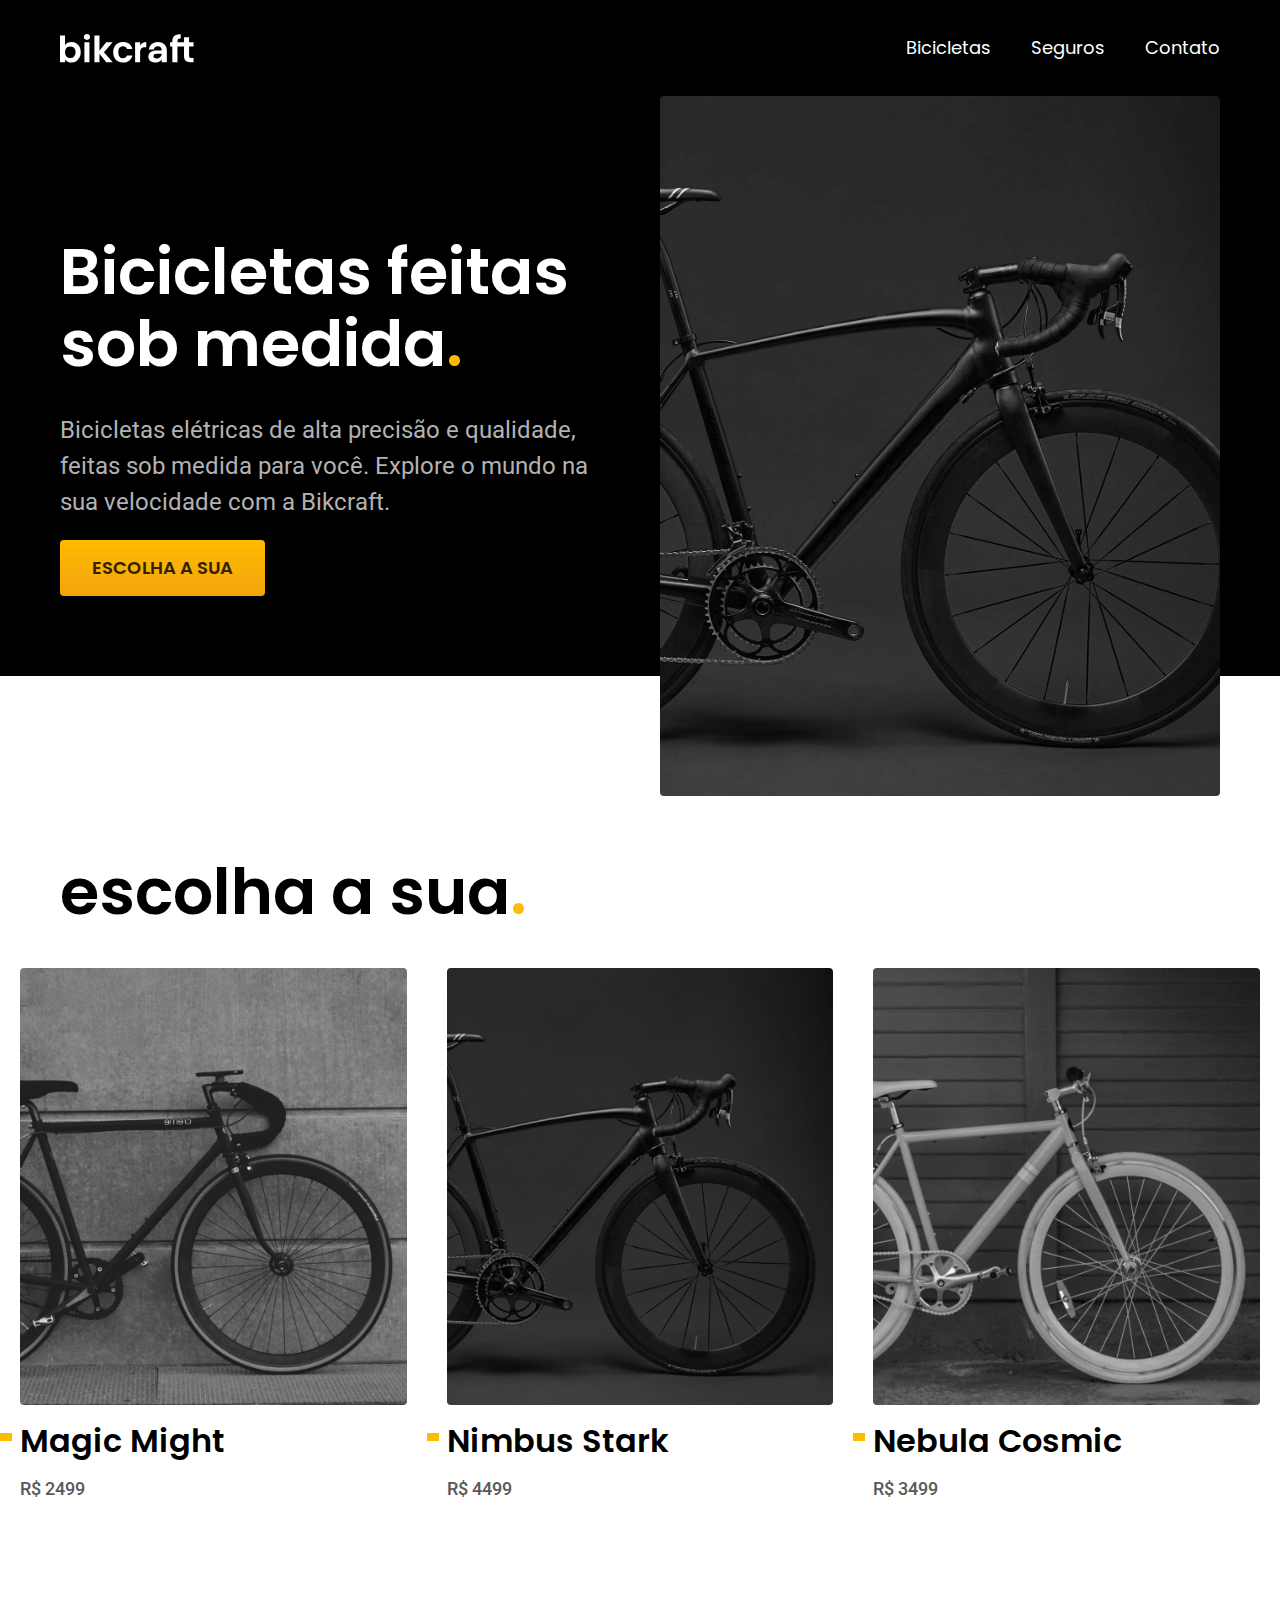
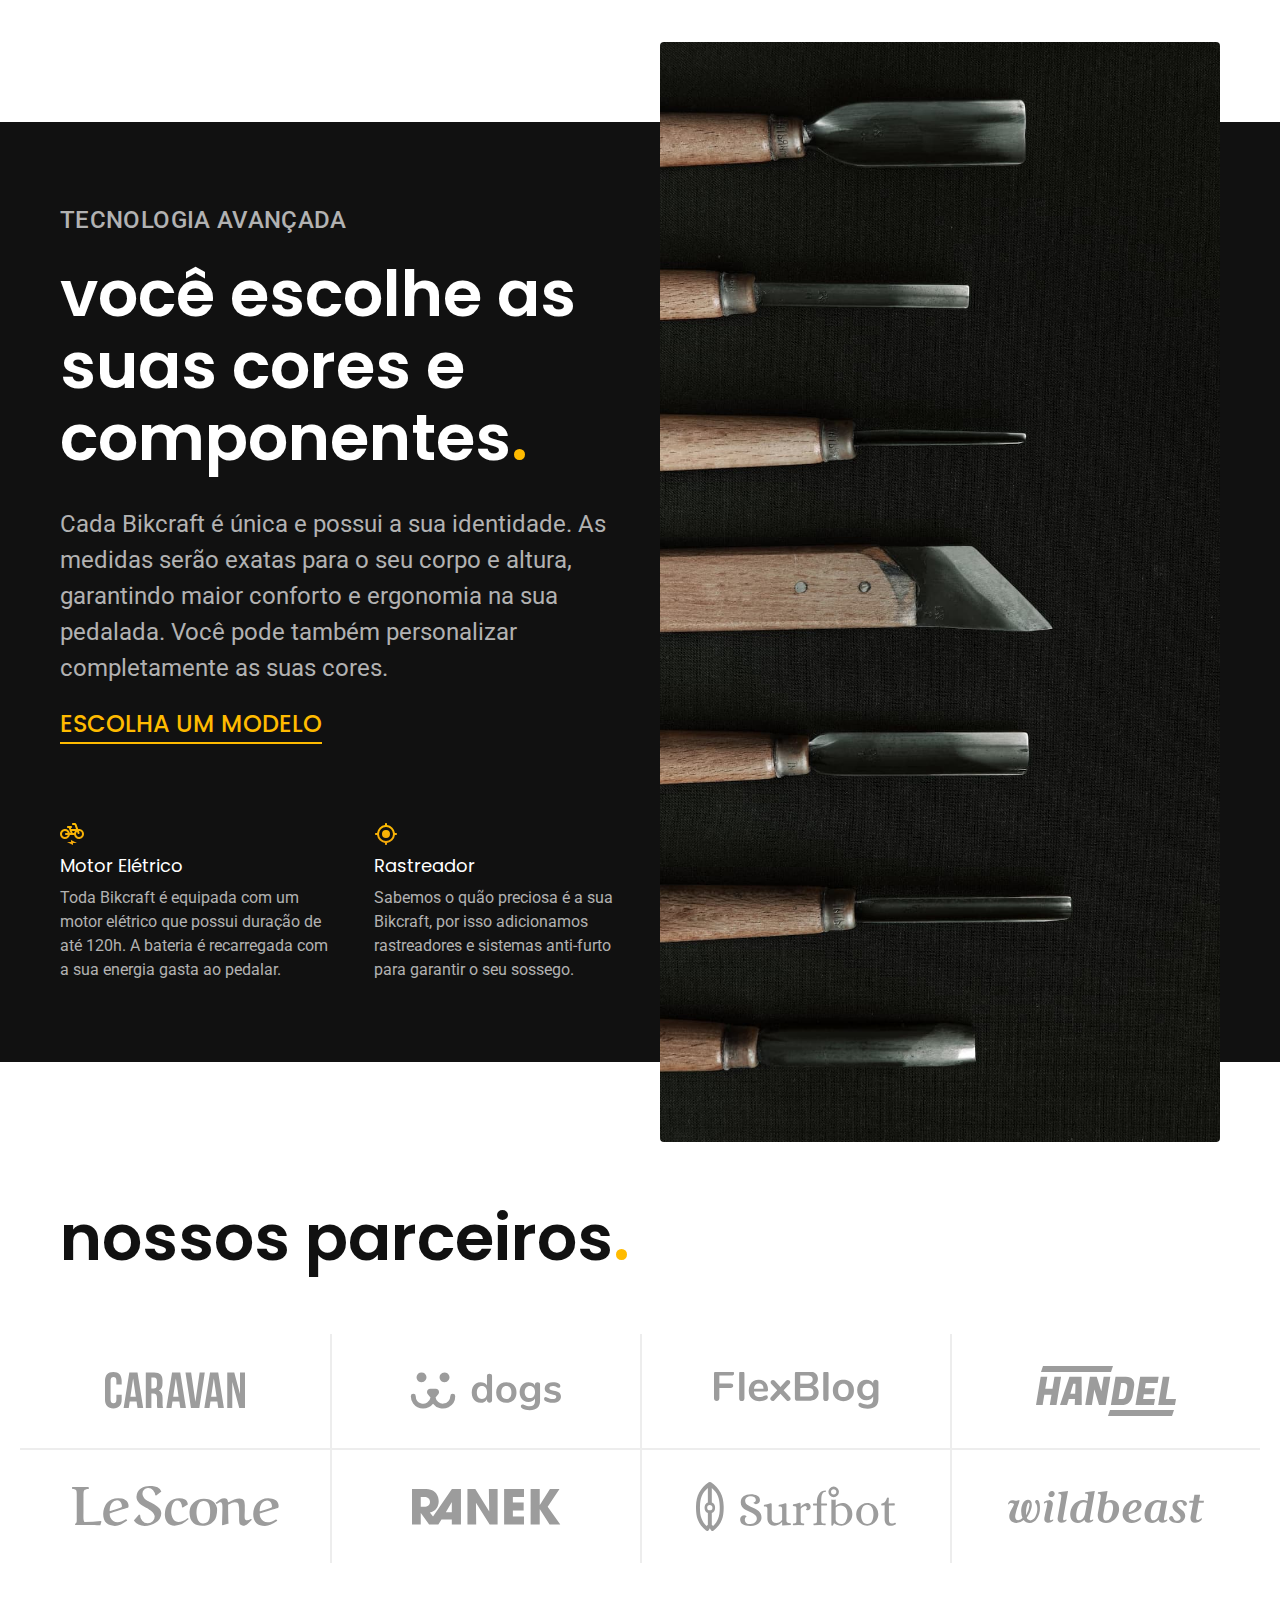
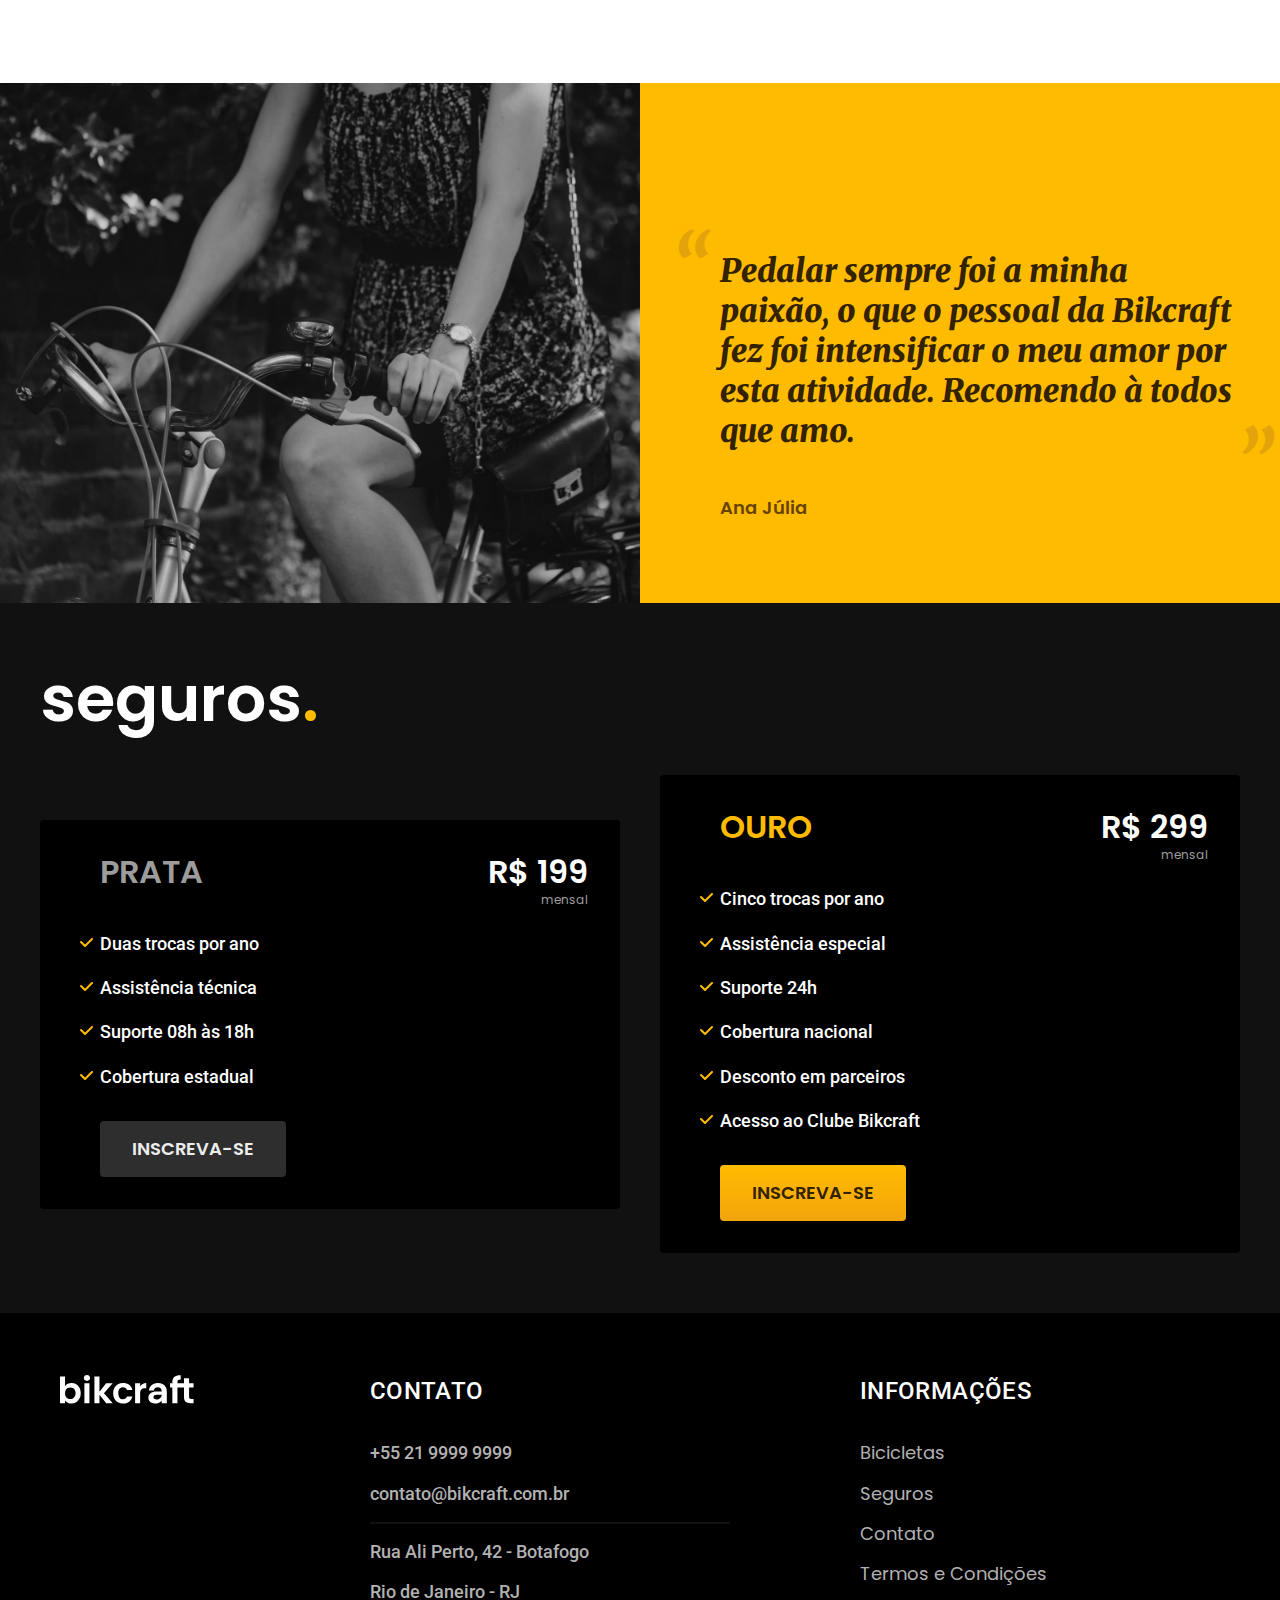
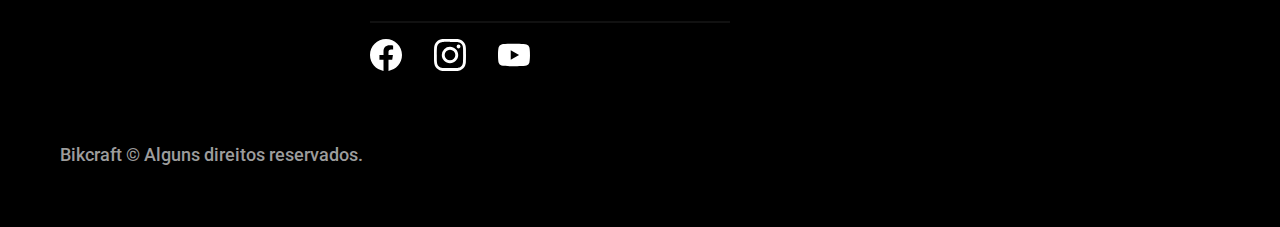
<file: index.html>
<!DOCTYPE html>
<html lang="pt-bt">

<head>
  <meta charset="UTF-8">
  <meta http-equiv="X-UA-Compatible" content="IE=edge">
  <meta name="viewport" content="width=device-width, initial-scale=1.0">
  <title>BikCraft - Bicicletas elétricas</title>
  <meta name="description" content="Bicicletas elétricas de alta precisão e qualidade feitas sob medida para o cliente. Explore o mundo na sa velocidade com a BikCraft.">

  <link rel="icon" href="./favicon.svg" type="image/svg+xml">

  <link rel="preload" href="./css/style.min.css" as="style">
  <link rel="stylesheet" href="./css/style.min.css">
  <link rel="preconnect" href="https://fonts.googleapis.com">
  <link rel="preconnect" href="https://fonts.gstatic.com" crossorigin>
  <link href="https://fonts.googleapis.com/css2?family=Merriweather:ital@1&family=Poppins:wght@400;600&family=Roboto:wght@400;500&display=swap" rel="stylesheet">

</head>

<body>
  <header class="header-bg">
    <div class="header container">
      <a href="./">
        <img src="./img/bikcraft.svg" alt="Bikcraft" width="136" height="32">
      </a>
      <nav aria-label="Primária">
        <ul class="header-menu font-1-m cor-0">
          <li><a href="./bicicletas.html">Bicicletas</a></li>
          <li><a href="./seguros.html">Seguros</a></li>
          <li><a href="./contato.html">Contato</a></li>
        </ul>
      </nav>
    </div>
  </header>

  <main class="introducao-bg cor-0">
    <div class="introducao container">
      <div class="introducao-conteudo">
        <h1 class="font-1-xxl fadeInDown" data-anime="200">Bicicletas feitas sob medida<span class="cor-p1">.</span></h1>
        <p class="font-2-l cor-5 fadeInDown" data-anime="400">Bicicletas elétricas de alta precisão e qualidade, feitas sob medida para você. Explore o mundo na sua velocidade com a Bikcraft.</p>
        <a class="botao fadeInDown" href="./biciletas.html" data-anime="600">ESCOLHA A SUA</a>
      </div>
      <picture data-anime="800" class="fadeInDown">
        <source media='(max-width: 800px)' srcset="./img/bicicletas/nimbus.jpg">
        <img src="./img/fotos/introducao.jpg" alt="Bicicleta preta" width="1280" height="1600">
      </picture>
    </div>
  </main>
  <article class="bicicletas-lista">
    <h2 class="container font-1-xxl">escolha a sua<span class="cor-p1">.</span></h2>
    <ul>
      <li><a href="./bicicletas/magic.html">
          <img src="./img/bicicletas/magic-home.jpg" width="920" height="1040" alt="Bicicleta preta">
          <h3 class="font-1-xl ">Magic Might</h3>
          <span class="font-2-m cor-8">R$ 2499</span>
        </a>
      </li>
      <li><a href="./bicicletas/nimbus.html">
          <img src="./img/bicicletas/nimbus-home.jpg" width="920" height="1040" alt="Bicicleta preta">
          <h3 class="font-1-xl ">Nimbus Stark</h3>
          <span class="font-2-m cor-8">R$ 4499</span>
        </a>
      </li>
      <li><a href="./bicicletas/nebula.hmtl">
          <img src="./img/bicicletas/nebula-home.jpg" width="920" height="1040" alt="Bicicleta preta">
          <h3 class="font-1-xl ">Nebula Cosmic</h3>
          <span class="font-2-m cor-8">R$ 3499</span>
        </a>
      </li>
    </ul>
  </article>
  <article class="tecnologia-bg">
    <div class="tecnologia container">
      <div class="tecnologia-conteudo">
        <span class="font-2-l-b cor-5">TECNOLOGIA AVANÇADA</span>
        <h2 class="font-1-xxl cor-0">você escolhe as suas cores e componentes<span class="cor-p1">.</span></h2>
        <p class="font-2-l cor-5">Cada Bikcraft é única e possui a sua identidade. As medidas serão exatas para o seu corpo e altura, garantindo maior conforto e ergonomia na sua pedalada. Você pode também personalizar completamente as suas cores.</p>
        <a class="link" href="./bicicletas.html">ESCOLHA UM MODELO</a>
        <div class="tecnologia-vantagens">
          <div>
            <img src="./img/icones/eletrica.svg" width="24" height="24" alt="">
            <h3 class="font-1-m cor-0">Motor Elétrico</h3>
            <p class="font-2-s cor-5">Toda Bikcraft é equipada com um motor elétrico que possui duração de até 120h. A bateria é recarregada com a sua energia gasta ao pedalar.
            </p>
          </div>
          <div>
            <img src="./img/icones/rastreador.svg" width="24" height="24" alt="">
            <h3 class="font-1-m cor-0">Rastreador</h3>
            <p class="font-2-s cor-5">Sabemos o quão preciosa é a sua Bikcraft, por isso adicionamos rastreadores e sistemas anti-furto para garantir o seu sossego.
            </p>
          </div>
        </div>
      </div>
      <div class="tecnologia-img">
        <img src="./img/fotos/tecnologia.jpg" width="1200" height="1920" alt="">
      </div>
    </div>
  </article>

  <section class="parceiros" aria-label="Nossos parceiros">
    <h2 class="container font-1-xxl cor-11">nossos parceiros<span class="cor-p1">.</span></h2>
    <ul class="parceiros-lista">
      <li> <img src="./img/parceiros/caravan.svg" width="140" height="38" alt="caravan"></li>
      <li> <img src="./img/parceiros/dogs.svg" width="152" height="39" alt="dogs"></li>
      <li> <img src="./img/parceiros/flexblog.svg" width="165" height="38" alt="flexblog"></li>
      <li> <img src="./img/parceiros/handel.svg" width="140" height="50" alt="handel"></li>
      <li> <img src="./img/parceiros/lescone.svg" width="208" height="41" alt="lescone"></li>
      <li> <img src="./img/parceiros/ranek.svg" width="149" height="36" alt="ranek"></li>
      <li> <img src="./img/parceiros/surfbot.svg" width="200" height="49" alt="surfbot"></li>
      <li> <img src="./img/parceiros/wildbeast.svg" width="196" height="34" alt="wildbeast"></li>
    </ul>
  </section>

  <section class="depoimento" aria-label="Depoimento">
    <div class="depoimento-img">
      <img src="./img/fotos/depoimento.jpg" width="1560" height="1360" alt="">
    </div>
    <div class="depoimento-conteudo">
      <bloquequote class="font-1-xl cor-p5">
        <p>Pedalar sempre foi a minha paixão, o que o pessoal da Bikcraft fez foi intensificar o meu amor por esta atividade. Recomendo à todos que amo.</p>
      </bloquequote>
      <span class="font-1-m-b cor-p4">Ana Júlia</span>
    </div>
  </section>

  <article class="seguros-bg">
    <div class="seguros container">
      <h2 class="font-1-xxl cor-0">seguros<span class="cor-p1">.</span></h2>
      <div class="seguros-item">
        <h3 class="font-1-xl cor-6">PRATA</h3>
        <span class="font-1-xl cor-0">R$ 199 <span class="font-1-xs cor-6">mensal</span></span>
        <ul class="font-2-m cor-0">
          <li>Duas trocas por ano</li>
          <li>Assistência técnica</li>
          <li>Suporte 08h às 18h</li>
          <li>Cobertura estadual</li>
        </ul>
        <a class="botao secundario" href="./orcamento.html">inscreva-se</a>
      </div>
      <div class="seguros-item">
        <h3 class="font-1-xl cor-p1">OURO</h3>
        <span class="font-1-xl cor-0">R$ 299 <span class="font-1-xs cor-6">mensal</span></span>
        <ul class="font-2-m cor-0">
          <li>Cinco trocas por ano</li>
          <li>Assistência especial</li>
          <li>Suporte 24h</li>
          <li>Cobertura nacional</li>
          <li>Desconto em parceiros</li>
          <li>Acesso ao Clube Bikcraft</li>
        </ul>
        <a class="botao" href="./orcamento.html">inscreva-se</a>
      </div>
  </article>

  <footer class="footer-bg">
    <div class="footer container">
      <a href="./">
        <img src="./img/bikcraft.svg" width="136" height="32" alt="Bikcraft">
      </a>
      <div class="footer-contato cor-0">
        <h3 class="font-2-l-b cor-0">Contato</h3>
        <ul class="font-2-m cor-5">
          <li><a href="tel.:+552199999999">+55 21 9999 9999</a></li>
          <li><a href="mailto:contato@bikcraft.com.br">contato@bikcraft.com.br</a></li>
          <li>Rua Ali Perto, 42 - Botafogo</li>
          <li>Rio de Janeiro - RJ</li>
          <li class="footer-redes">
            <a href="./"><img src="./img/redes/facebook.svg" width="32" height="32" alt="facebook"></a>
            <a href="./"><img src="./img/redes/instagram.svg" width="32" height="32" alt="instagram"></a>
            <a href="./"><img src="./img/redes/youtube.svg" width="32" height="32" alt="instagram"></a>
          </li>
        </ul>
      </div>
      <div class="footer-info cor-0">
        <h3 class="font-2-l-b cor-0">Informações</h3>
        <nav>
          <ul class="font-1-m cor-5">
            <li><a href="./bicicletas.html">Bicicletas</a></li>
            <li><a href="./seguros.html">Seguros</a></li>
            <li><a href="./contato.html">Contato</a></li>
            <li><a href="./termos.html">Termos e Condições</a></li>
          </ul>
        </nav>
      </div>
      <p class="footer-copy font-2-m cor-6">Bikcraft © Alguns direitos reservados.</p>
    </div>

  </footer>

  <script src="./js/plugins/simple-anime.js"></script>
  <script src="./js/script.js"></script>
</body>

</html>
</file>
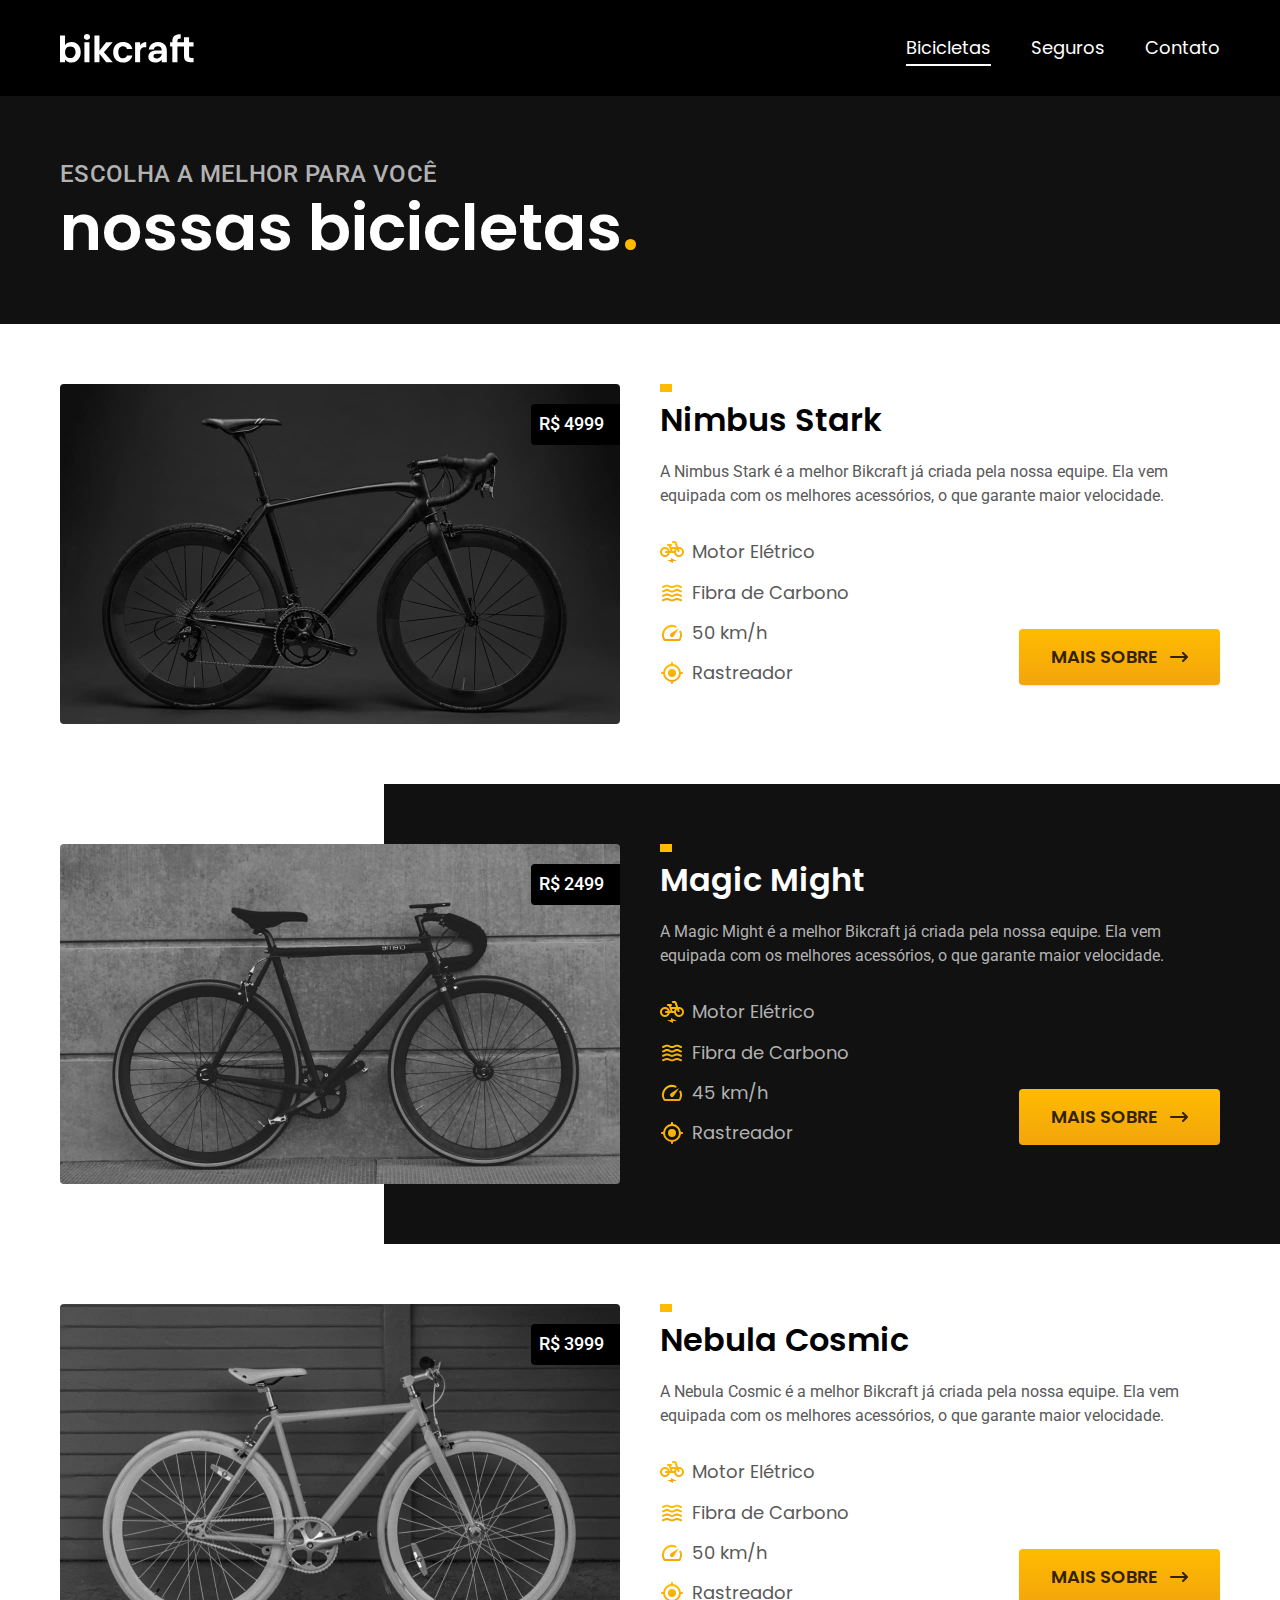
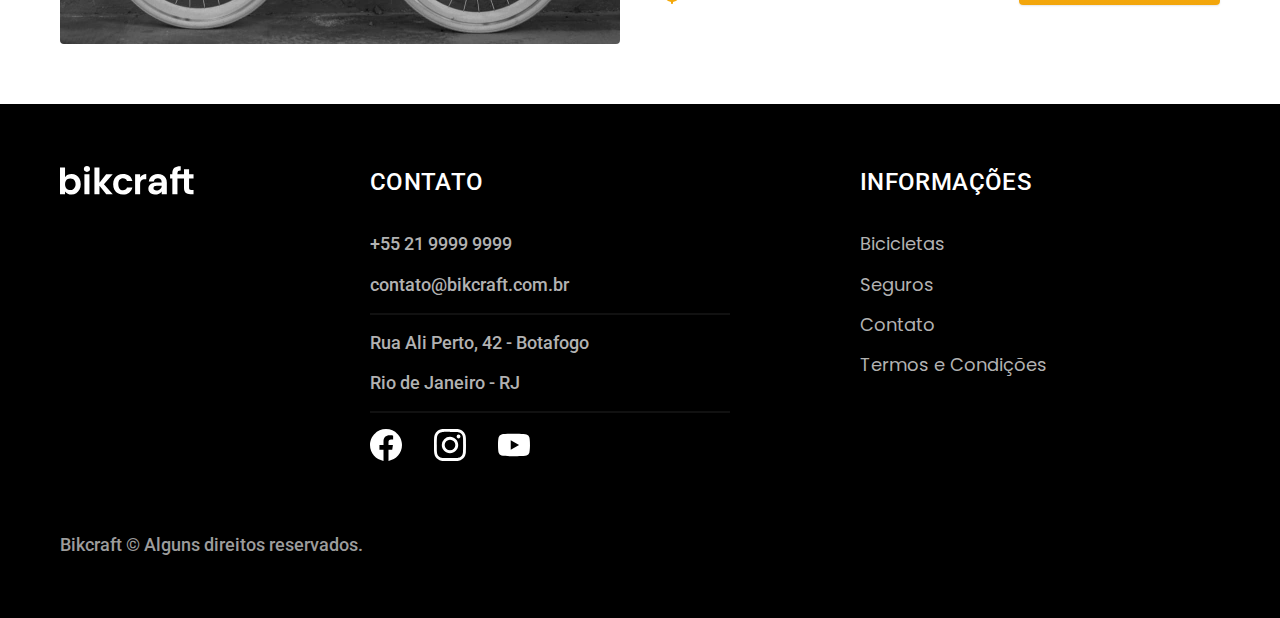
<file: bicicletas.html>
<!DOCTYPE html>
<html lang="pt-bt">

<head>
  <meta charset="UTF-8">
  <meta http-equiv="X-UA-Compatible" content="IE=edge">
  <meta name="viewport" content="width=device-width, initial-scale=1.0">
  <title>Bicicletas | BikCraft</title>
  <meta name="description" content="Bicicletas.">

  <link rel="icon" href="./favicon.svg" type="image/svg+xml">

  <link rel="preload" href="./css/style.min.css" as="style">
  <link rel="stylesheet" href="./css/style.min.css">
  <link rel="preconnect" href="https://fonts.googleapis.com">
  <link rel="preconnect" href="https://fonts.gstatic.com" crossorigin>
  <link href="https://fonts.googleapis.com/css2?family=Merriweather:ital@1&family=Poppins:wght@400;600&family=Roboto:wght@400;500&display=swap" rel="stylesheet">

</head>

<body id="bicicletas">
  <header class="header-bg">
    <div class="header container">
      <a href="./">
        <img src="./img/bikcraft.svg" alt="Bikcraft">
      </a>
      <nav aria-label="Primária">
        <ul class="header-menu font-1-m cor-0">
          <li><a href="./bicicletas.html">Bicicletas</a></li>
          <li><a href="./seguros.html">Seguros</a></li>
          <li><a href="./contato.html">Contato</a></li>
        </ul>
      </nav>
    </div>
  </header>

  <main>
    <div class="titulo-bg">
      <div class="container">
        <p class="font-2-l-b cor-5">ESCOLHA A MELHOR PARA VOCÊ</p>
        <h1 class="font-1-xxl cor-0">nossas bicicletas<span class="cor-p1">.</span></h1>
      </div>
    </div>
    <div">
      <div class="bicicletas container">
        <div class="bicicletas-img"><img src="./img/bicicletas/nimbus.jpg" alt="Bicicleta Preta">
          <span class="font-2-m cor-0">R$ 4999</span>
        </div>
        <div class="bicicletas-conteudo">
          <h2 class="font-1-xl">Nimbus Stark</h2>
          <p class="font-2-s cor-8">A Nimbus Stark é a melhor Bikcraft já criada pela nossa equipe. Ela vem equipada com os melhores acessórios, o que garante maior velocidade.</p>
          <ul class="font-1-m cor-8">
            <li><img src="./img/icones/eletrica.svg" alt="">Motor Elétrico</li>
            <li><img src="./img/icones/carbono.svg" alt="">Fibra de Carbono</li>
            <li><img src="./img/icones/velocidade.svg" alt="">50 km/h</li>
            <li><img src="./img/icones/rastreador.svg" alt="">Rastreador</li>
          </ul>
          <a class="botao seta" href="./bicicletas/nimbus.html">mais sobre</a>

        </div>
      </div>
      </div>

      <div class="bicicletas-bg">
        <div class="bicicletas container">
          <div class="bicicletas-img"><img src="./img/bicicletas/magic.jpg" alt="Bicicleta Preta">
            <span class="font-2-m cor-0">R$ 2499</span>
          </div>
          <div class="bicicletas-conteudo">
            <h2 class="font-1-xl cor-0">Magic Might</h2>
            <p class="font-2-s cor-5">A Magic Might é a melhor Bikcraft já criada pela nossa equipe. Ela vem equipada com os melhores acessórios, o que garante maior velocidade.</p>
            <ul class="font-1-m cor-5">
              <li><img src="./img/icones/eletrica.svg" alt="">Motor Elétrico</li>
              <li><img src="./img/icones/carbono.svg" alt="">Fibra de Carbono</li>
              <li><img src="./img/icones/velocidade.svg" alt="">45 km/h</li>
              <li><img src="./img/icones/rastreador.svg" alt="">Rastreador</li>
            </ul>
            <a class="botao seta" href="./bicicletas/magic.html">mais sobre</a>
          </div>
        </div>
      </div>

      <div>
        <div class="bicicletas container">
          <div class="bicicletas-img"><img src="./img/bicicletas/nebula.jpg" alt="Bicicleta Preta">
            <span class="font-2-m cor-0">R$ 3999</span>
          </div>
          <div class="bicicletas-conteudo">
            <h2 class="font-1-xl">Nebula Cosmic</h2>
            <p class="font-2-s cor-8">A Nebula Cosmic é a melhor Bikcraft já criada pela nossa equipe. Ela vem equipada com os melhores acessórios, o que garante maior velocidade.</p>
            <ul class="font-1-m cor-8">
              <li><img src="./img/icones/eletrica.svg" alt="">Motor Elétrico</li>
              <li><img src="./img/icones/carbono.svg" alt="">Fibra de Carbono</li>
              <li><img src="./img/icones/velocidade.svg" alt="">50 km/h</li>
              <li><img src="./img/icones/rastreador.svg" alt="">Rastreador</li>
            </ul>
            <a class="botao seta" href="./bicicletas/nebula.html">mais sobre</a>
          </div>
        </div>
      </div>
  </main>


  <footer class="footer-bg">
    <div class="footer container">
      <a href="./">
        <img src="./img/bikcraft.svg" alt="Bikcraft">
      </a>
      <div class="footer-contato cor-0">
        <h3 class="font-2-l-b cor-0">Contato</h3>
        <ul class="font-2-m cor-5">
          <li><a href="tel.:+552199999999">+55 21 9999 9999</a></li>
          <li><a href="mailto:contato@bikcraft.com.br">contato@bikcraft.com.br</a></li>
          <li>Rua Ali Perto, 42 - Botafogo</li>
          <li>Rio de Janeiro - RJ</li>
          <li class="footer-redes">
            <a href="./"><img src="./img/redes/facebook.svg" alt="facebook"></a>
            <a href="./"><img src="./img/redes/instagram.svg" alt="instagram"></a>
            <a href="./"><img src="./img/redes/youtube.svg" alt="instagram"></a>
          </li>
        </ul>
      </div>
      <div class="footer-info cor-0">
        <h3 class="font-2-l-b cor-0">Informações</h3>
        <nav>
          <ul class="font-1-m cor-5">
            <li><a href="./bicicletas.html">Bicicletas</a></li>
            <li><a href="./seguros.html">Seguros</a></li>
            <li><a href="./contato.html">Contato</a></li>
            <li><a href="./termos.html">Termos e Condições</a></li>
          </ul>
        </nav>
      </div>
      <p class="footer-copy font-2-m cor-6">Bikcraft © Alguns direitos reservados.</p>
    </div>

  </footer>


  <script src="./js/script.js"></script>
</body>

</html>
</file>
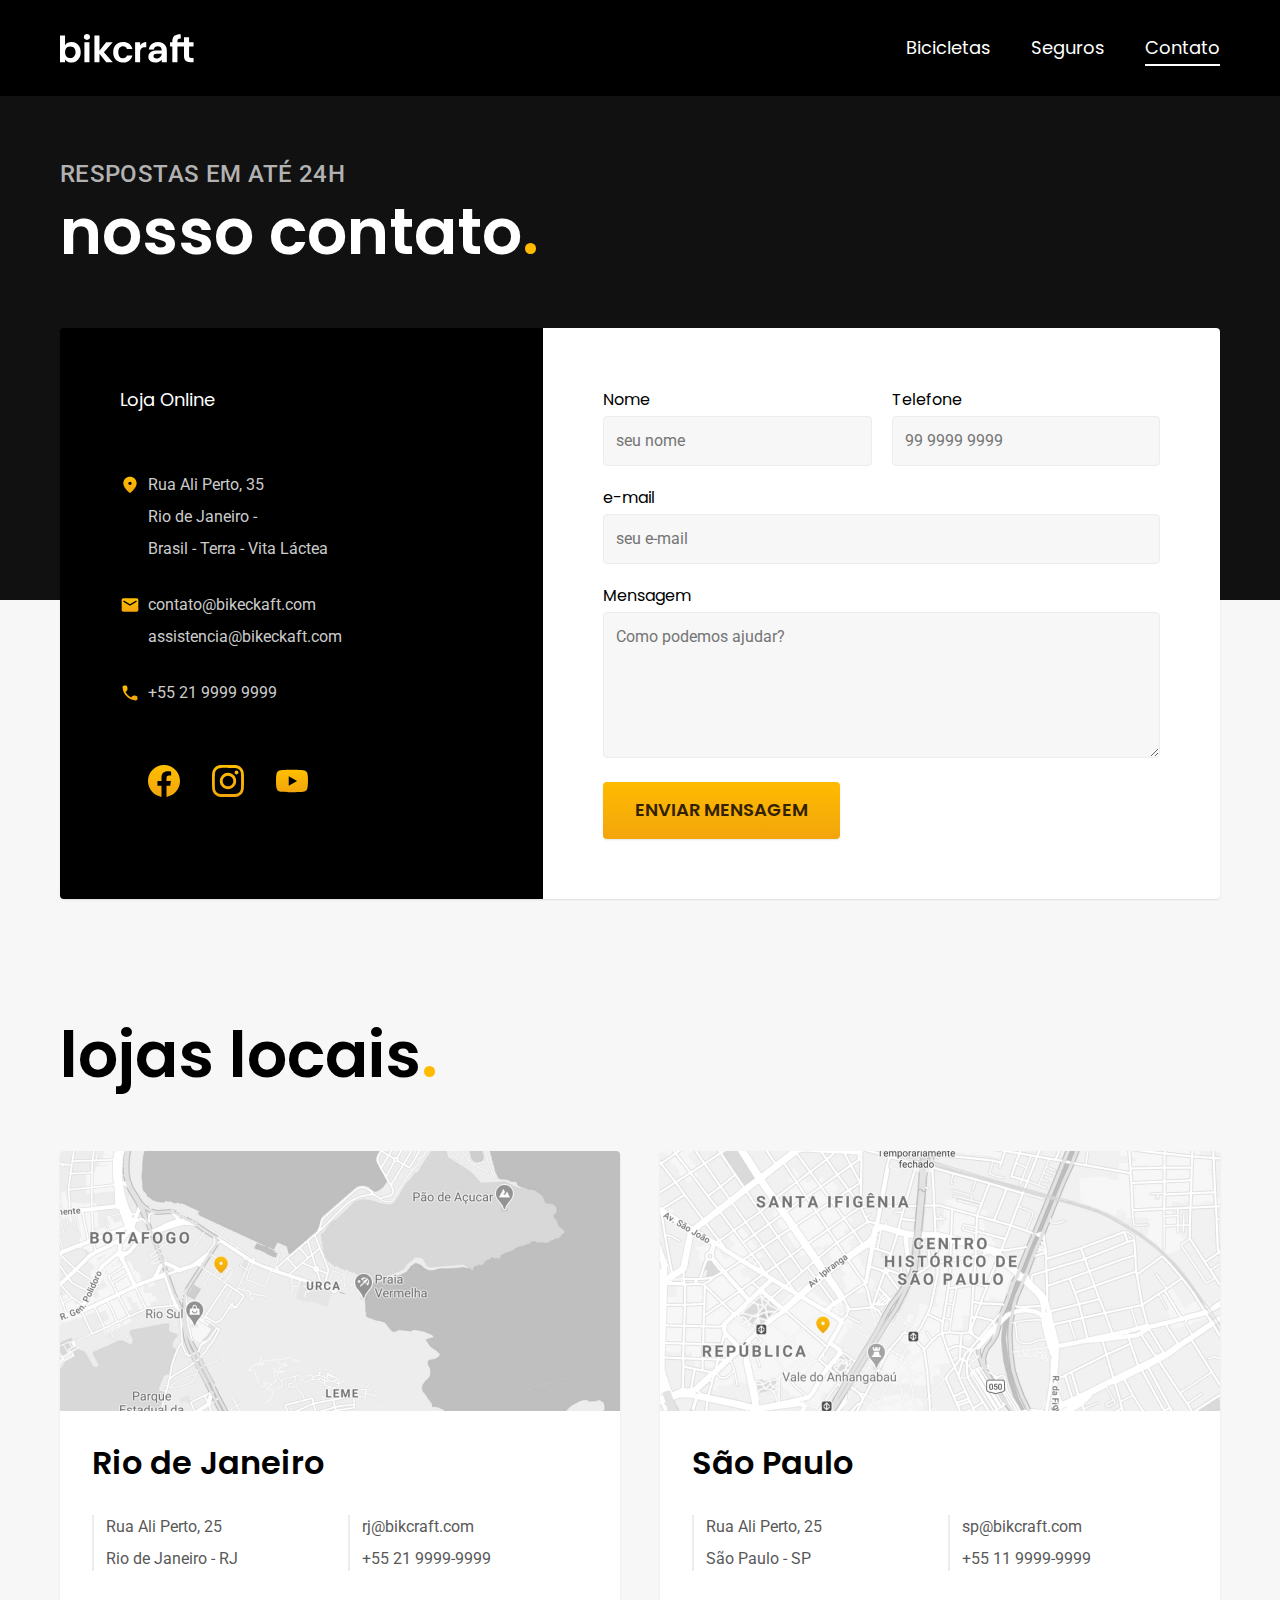
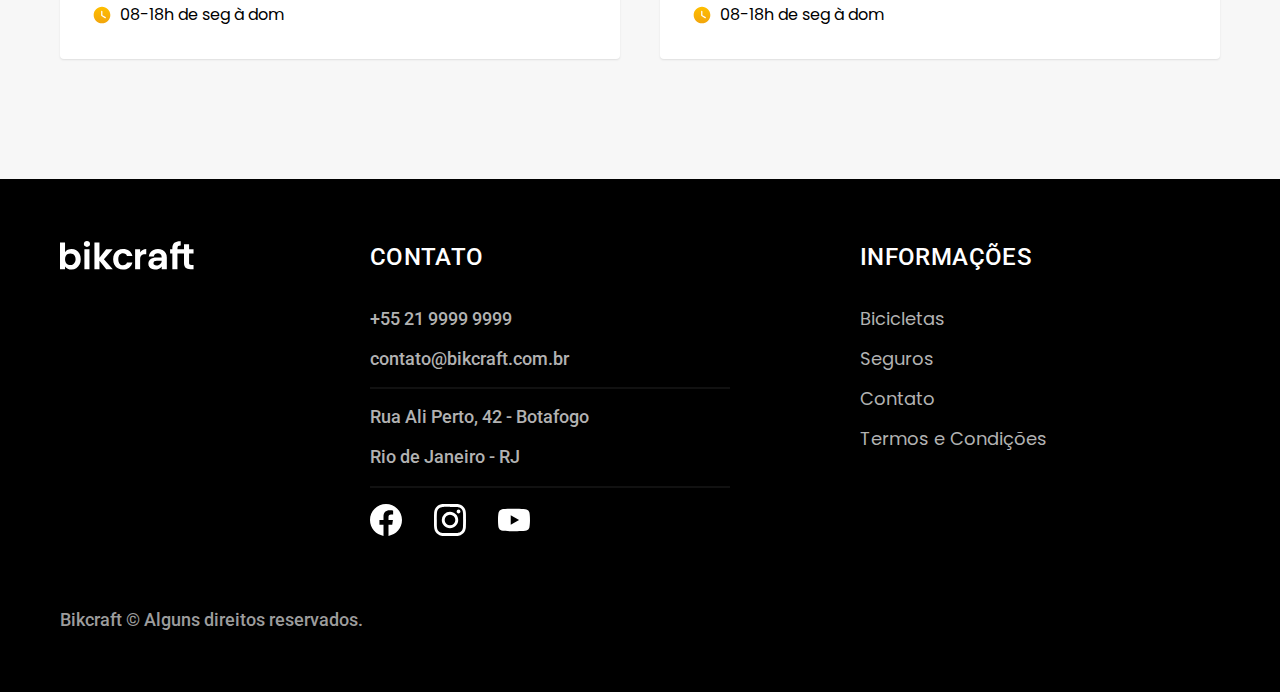
<file: contato.html>
<!DOCTYPE html>
<html lang="pt-bt">

<head>
  <meta charset="UTF-8">
  <meta http-equiv="X-UA-Compatible" content="IE=edge">
  <meta name="viewport" content="width=device-width, initial-scale=1.0">
  <title>Contato | BikCraft</title>
  <meta name="description" content="Contato.">

  <link rel="icon" href="./favicon.svg" type="image/svg+xml">

  <link rel="preload" href="./css/style.min.css" as="style">
  <link rel="stylesheet" href="./css/style.min.css">
  <link rel="preconnect" href="https://fonts.googleapis.com">
  <link rel="preconnect" href="https://fonts.gstatic.com" crossorigin>
  <link href="https://fonts.googleapis.com/css2?family=Merriweather:ital@1&family=Poppins:wght@400;600&family=Roboto:wght@400;500&display=swap" rel="stylesheet">

</head>

<body id="contato">
  <header class="header-bg">
    <div class="header container">
      <a href="./">
        <img src="./img/bikcraft.svg" alt="Bikcraft">
      </a>
      <nav aria-label="Primária">
        <ul class="header-menu font-1-m cor-0">
          <li><a href="./bicicletas.html">Bicicletas</a></li>
          <li><a href="./seguros.html">Seguros</a></li>
          <li><a href="./contato.html">Contato</a></li>
        </ul>
      </nav>
    </div>
  </header>

  <main>
    <div class="titulo-bg">
      <div class="titulo container">
        <p class="font-2-l-b cor-5">Respostas em até 24h</p>
        <h1 class="font-1-xxl cor-0">nosso contato<span class="cor-p1">.</span></h1>
      </div>
    </div>

    <div class="contato container">

      <section class="contato-dados" aria-label="Endereço">
        <h2 class="font-1-m cor-0">Loja Online</h2>
        <div class="contato-endereco font-2-s cor-4">
          <p>Rua Ali Perto, 35</p>
          <p>Rio de Janeiro - </p>
          <p>Brasil - Terra - Vita Láctea</p>
        </div>
        <address class="contato-meios font-2-s cor-4">
          <a href="mailto:contato@bikeckaft.com">contato@bikeckaft.com</a>
          <a href="mailto:assistencia@bikeckaft.com">assistencia@bikeckaft.com</a>
          <a href="tel.:+552199999999">+55 21 9999 9999</a>
        </address>
        <div class="contato-redes">
          <a href="./"><img src="./img/redes/facebook-p.svg" alt="facebook"></a>
          <a href="./"><img src="./img/redes/instagram-p.svg" alt="instagram"></a>
          <a href="./"><img src="./img/redes/youtube-p.svg" alt="instagram"></a>
        </div>
      </section>

      <section class="contato-form" aria-label="Contato">
        <form class="form" action="./contato.html">
          <div>
            <label for="nome">Nome</label>
            <input type="text" id="nome" name="nome" placeholder="seu nome">
          </div>
          <div>
            <label for="telefone">Telefone</label>
            <input type="text" id="telefone" name="telefone" placeholder="99 9999 9999">
          </div>
          <div class="col-2">
            <label for="email">e-mail</label>
            <input type="email" id="email" name="email" placeholder="seu e-mail">
          </div>
          <div class="col-2">
            <label for="mensagem">Mensagem</label>
            <textarea rows="5" id="mensagem" name="mensagem" placeholder="Como podemos ajudar?"></textarea>
          </div>
          <button class="botao col-2">Enviar mensagem</button>
        </form>
      </section>
    </div>
  </main>
  <article class="lojas container">
    <h2 class="font-1-xxl">lojas locais<span class="cor-p1">.</span></h2>
    <div class="lojas-item">
      <img src="./img/lojas/rj.jpg" alt="mapa marcando o endereço em Rua Ali Perto, 25 - Rio de Janeiro - RJ">
      <div class="lojas-conteudo">
        <h3 class="font-1-xl">Rio de Janeiro</h3>
        <div class="lojas-dados font-2-s cor-8">
          <p>Rua Ali Perto, 25</p>
          <p>Rio de Janeiro - RJ</p>
        </div>
        <div class="lojas-dados font-2-s cor-8">
          <a href="mailto:rj@bikcraft.com">rj@bikcraft.com</a>
          <a href="tel:+552199999999">+55 21 9999-9999</a>
        </div>
        <p class="lojas-tempo font-1-s"><img src="./img/icones/horario.svg" alt="">08-18h de seg à dom</p>
      </div>
    </div>

    <div class="lojas-item">
      <img src="./img/lojas/sp.jpg" alt="mapa marcando o endereço em Rua Ali Perto, 25 - São Paulo - SP">
      <div class="lojas-conteudo">
        <h3 class="font-1-xl">São Paulo</h3>
        <div class="lojas-dados font-2-s cor-8">
          <p>Rua Ali Perto, 25</p>
          <p>São Paulo - SP</p>
        </div>
        <div class="lojas-dados font-2-s cor-8">
          <a href="mailto:sp@bikcraft.com">sp@bikcraft.com</a>
          <a href="tel:+551199999999">+55 11 9999-9999</a>
        </div>
        <p class="lojas-tempo font-1-s"><img src="./img/icones/horario.svg" alt="">08-18h de seg à dom</p>
      </div>
    </div>
  </article>


  <footer class="footer-bg">
    <div class="footer container">
      <a href="./">
        <img src="./img/bikcraft.svg" alt="Bikcraft">
      </a>
      <div class="footer-contato cor-0">
        <h3 class="font-2-l-b cor-0">Contato</h3>
        <ul class="font-2-m cor-5">
          <li><a href="tel.:+552199999999">+55 21 9999 9999</a></li>
          <li><a href="mailto:contato@bikcraft.com.br">contato@bikcraft.com.br</a></li>
          <li>Rua Ali Perto, 42 - Botafogo</li>
          <li>Rio de Janeiro - RJ</li>
          <li class="footer-redes">
            <a href="./"><img src="./img/redes/facebook.svg" alt="facebook"></a>
            <a href="./"><img src="./img/redes/instagram.svg" alt="instagram"></a>
            <a href="./"><img src="./img/redes/youtube.svg" alt="instagram"></a>
          </li>
        </ul>
      </div>
      <div class="footer-info cor-0">
        <h3 class="font-2-l-b cor-0">Informações</h3>
        <nav>
          <ul class="font-1-m cor-5">
            <li><a href="./bicicletas.html">Bicicletas</a></li>
            <li><a href="./seguros.html">Seguros</a></li>
            <li><a href="./contato.html">Contato</a></li>
            <li><a href="./termos.html">Termos e Condições</a></li>
          </ul>
        </nav>
      </div>
      <p class="footer-copy font-2-m cor-6">Bikcraft © Alguns direitos reservados.</p>
    </div>

  </footer>


  <script src="./js/script.js"></script>
</body>

</html>
</file>
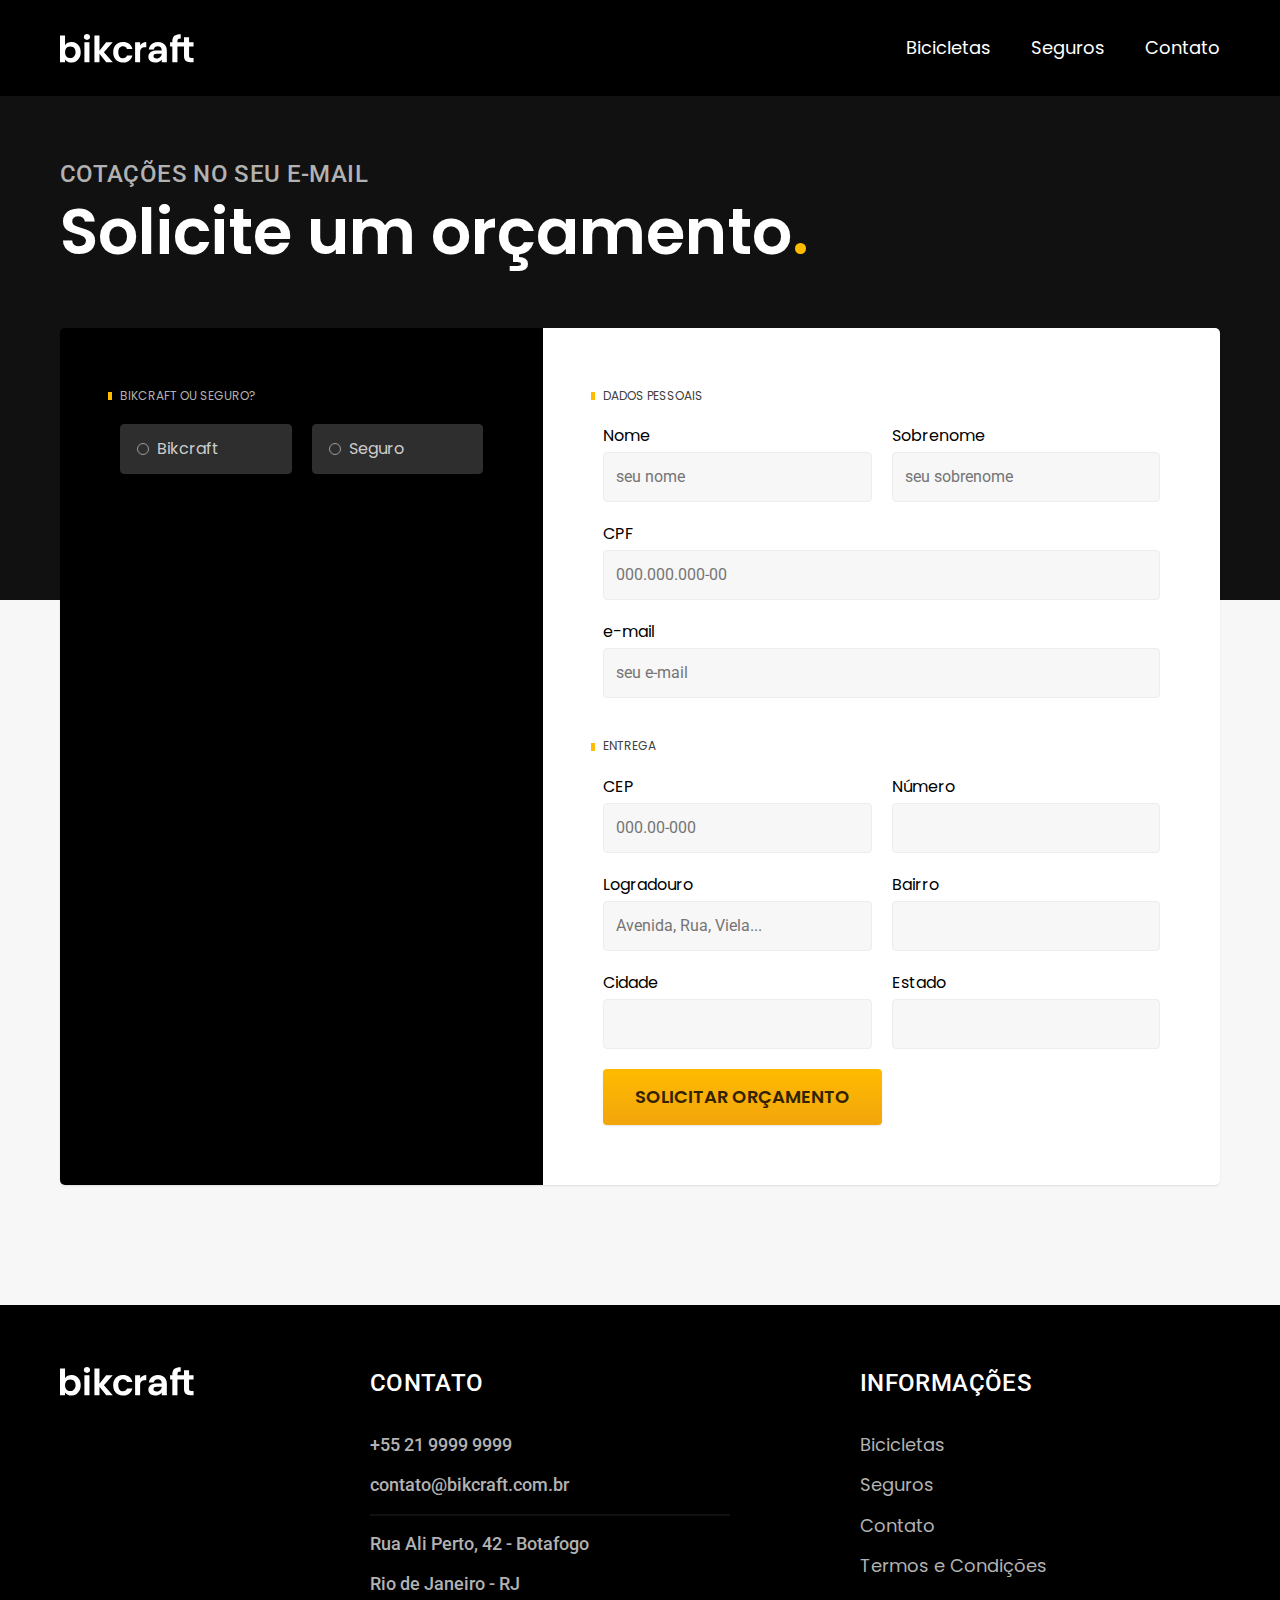
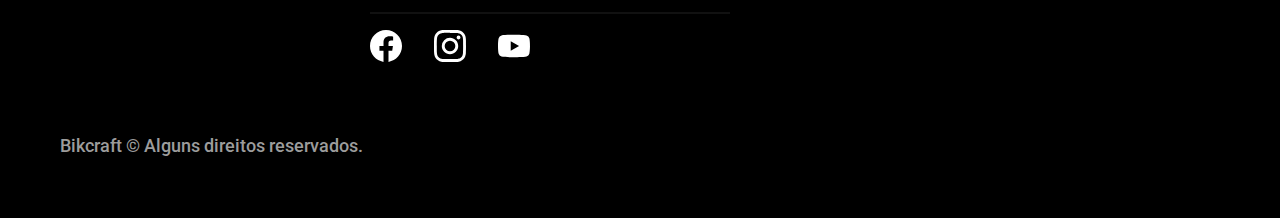
<file: orcamento.html>
<!DOCTYPE html>
<html lang="pt-bt">

<head>
  <meta charset="UTF-8">
  <meta http-equiv="X-UA-Compatible" content="IE=edge">
  <meta name="viewport" content="width=device-width, initial-scale=1.0">
  <title>Orçamento | BikCraft</title>
  <meta name="description" content="Orçamento.">

  <link rel="icon" href="./favicon.svg" type="image/svg+xml">

  <link rel="preload" href="./css/style.min.css" as="style">
  <link rel="stylesheet" href="./css/style.min.css">
  <link rel="preconnect" href="https://fonts.googleapis.com">
  <link rel="preconnect" href="https://fonts.gstatic.com" crossorigin>
  <link href="https://fonts.googleapis.com/css2?family=Merriweather:ital@1&family=Poppins:wght@400;600&family=Roboto:wght@400;500&display=swap" rel="stylesheet">

</head>

<body id="orcamento">
  <header class="header-bg">
    <div class="header container">
      <a href="./">
        <img src="./img/bikcraft.svg" alt="Bikcraft">
      </a>
      <nav aria-label="Primária">
        <ul class="header-menu font-1-m cor-0">
          <li><a href="./bicicletas.html">Bicicletas</a></li>
          <li><a href="./seguros.html">Seguros</a></li>
          <li><a href="./contato.html">Contato</a></li>
        </ul>
      </nav>
    </div>
  </header>

  <main>
    <div class="titulo-bg">
      <div class="titulo container">
        <p class="font-2-l-b cor-5">Cotações no seu e-mail</p>
        <h1 class="font-1-xxl cor-0">Solicite um orçamento<span class="cor-p1">.</span></h1>
      </div>
    </div>

    <form class="orcamento container" action="./">
      <div class="orcamento-produto">
        <h2 class="font-1-xs cor-5 col-2">Bikcraft ou Seguro?</h2>
        <input type="radio" name="tipo" value="bikcraft" id="bikcraft">
        <label for="bikcraft">Bikcraft</label>

        <input type="radio" name="tipo" value="seguro" id="seguro">
        <label for="seguro">Seguro</label>

        <div class="orcamento-conteudo" id="orcamento-bikcraft">
          <h2 class="font-1-xs cor-5">Escolha a sua</h2>

          <input type="radio" name="produto" value="nimbus" id="nimbus">
          <label for="nimbus">Nimbus Stark <span>R$ 4999</span></label>
          <div class="orcamento-detalhes">
            <ul class="font-1-xs cor-8">
              <li><img src="./img/icones/eletrica.svg" alt="">Motor Elétrico</li>
              <li><img src="./img/icones/carbono.svg" alt="">Fibra de Carbono</li>
              <li><img src="./img/icones/velocidade.svg" alt="">50 km/h</li>
              <li><img src="./img/icones/rastreador.svg" alt="">Rastreador</li>
            </ul>
            <img src="./img/bicicletas/nimbus.jpg" alt="bicicleta preta">
          </div>

          <input type="radio" name="produto" value="magic" id="magic">
          <label for="magic">Magic Might <span>R$ 2499</span></label>
          <div class="orcamento-detalhes">
            <ul class="font-1-xs cor-8">
              <li><img src="./img/icones/eletrica.svg" alt="">Motor Elétrico</li>
              <li><img src="./img/icones/carbono.svg" alt="">Fibra de Carbono</li>
              <li><img src="./img/icones/velocidade.svg" alt="">45 km/h</li>
              <li><img src="./img/icones/rastreador.svg" alt="">Rastreador</li>
            </ul>
            <img src="./img/bicicletas/magic.jpg" alt="bicicleta preta">
          </div>

          <input type="radio" name="produto" value="nebula" id="nebula">
          <label for="nebula">Nebula Cosmic <span>R$ 3999</span></label>
          <div class="orcamento-detalhes">
            <ul class="font-1-xs cor-8">
              <li><img src="./img/icones/eletrica.svg" alt="">Motor Elétrico</li>
              <li><img src="./img/icones/carbono.svg" alt="">Fibra de Carbono</li>
              <li><img src="./img/icones/velocidade.svg" alt="">40 km/h</li>
              <li><img src="./img/icones/rastreador.svg" alt="">Rastreador</li>
            </ul>
            <img src="./img/bicicletas/nebula.jpg" alt="bicicleta branca">
          </div>

        </div>

        <div class="orcamento-conteudo" id="orcamento-seguro">
          <h2 class="font-1-xs cor-5 ">Escolha o seu plano</h2>

          <input type="radio" name="produto" value="prata" id="prata">
          <label for="prata">Prata <span>R$ 199</span></label>

          <input type="radio" name="produto" value="ouro" id="ouro">
          <label for="ouro">Ouro <span>R$ 299</span></label>
        </div>
      </div>

      <div class="orcamento-dados form">
        <h2 class="font-1-xs cor-9 col-2">Dados pessoais</h2>
        <div>
          <label for="nome">Nome</label>
          <input type="text" id="nome" name="nome" placeholder="seu nome">
        </div>
        <div>
          <label for="sobrenome">Sobrenome</label>
          <input type="text" id="sobrenome" name="sobrenome" placeholder="seu sobrenome">
        </div>
        <div class="col-2">
          <label for="cps">CPF</label>
          <input type="text" id="cpf" name="cpf" placeholder="000.000.000-00">
        </div>
        <div class="col-2">
          <label for="email">e-mail</label>
          <input type="email" id="email" name="email" placeholder="seu e-mail">
        </div>
        <h2 class="font-1-xs cor-9 col-2">entrega</h2>
        <div>
          <label for="cep">CEP</label>
          <input type="text" id="cep" name="cep" placeholder="000.00-000">
        </div>
        <div>
          <label for="numero">Número</label>
          <input type="text" id="numero" name="numero">
        </div>
        <div>
          <label for="logradouro">Logradouro</label>
          <input type="text" id="logradouro" name="logradouro" placeholder="Avenida, Rua, Viela...">
        </div>
        <div>
          <label for="bairro">Bairro</label>
          <input type="text" id="bairro" name="bairro">
        </div>
        <div>
          <label for="cidade">Cidade</label>
          <input type="text" id="cidade" name="cidade">
        </div>
        <div>
          <label for="estado">Estado</label>
          <input type="text" id="estado" name="estado">
        </div>
        <button class="botao col-2">Solicitar orçamento</button>
      </div>
    </form>

  </main>


  <footer class="footer-bg">
    <div class="footer container">
      <a href="./">
        <img src="./img/bikcraft.svg" alt="Bikcraft">
      </a>
      <div class="footer-contato cor-0">
        <h3 class="font-2-l-b cor-0">Contato</h3>
        <ul class="font-2-m cor-5">
          <li><a href="tel.:+552199999999">+55 21 9999 9999</a></li>
          <li><a href="mailto:contato@bikcraft.com.br">contato@bikcraft.com.br</a></li>
          <li>Rua Ali Perto, 42 - Botafogo</li>
          <li>Rio de Janeiro - RJ</li>
          <li class="footer-redes">
            <a href="./"><img src="./img/redes/facebook.svg" alt="facebook"></a>
            <a href="./"><img src="./img/redes/instagram.svg" alt="instagram"></a>
            <a href="./"><img src="./img/redes/youtube.svg" alt="instagram"></a>
          </li>
        </ul>
      </div>
      <div class="footer-info cor-0">
        <h3 class="font-2-l-b cor-0">Informações</h3>
        <nav>
          <ul class="font-1-m cor-5">
            <li><a href="./bicicletas.html">Bicicletas</a></li>
            <li><a href="./seguros.html">Seguros</a></li>
            <li><a href="./contato.html">Contato</a></li>
            <li><a href="./termos.html">Termos e Condições</a></li>
          </ul>
        </nav>
      </div>
      <p class="footer-copy font-2-m cor-6">Bikcraft © Alguns direitos reservados.</p>
    </div>

  </footer>


  <script src="./js/script.js"></script>
</body>

</html>
</file>
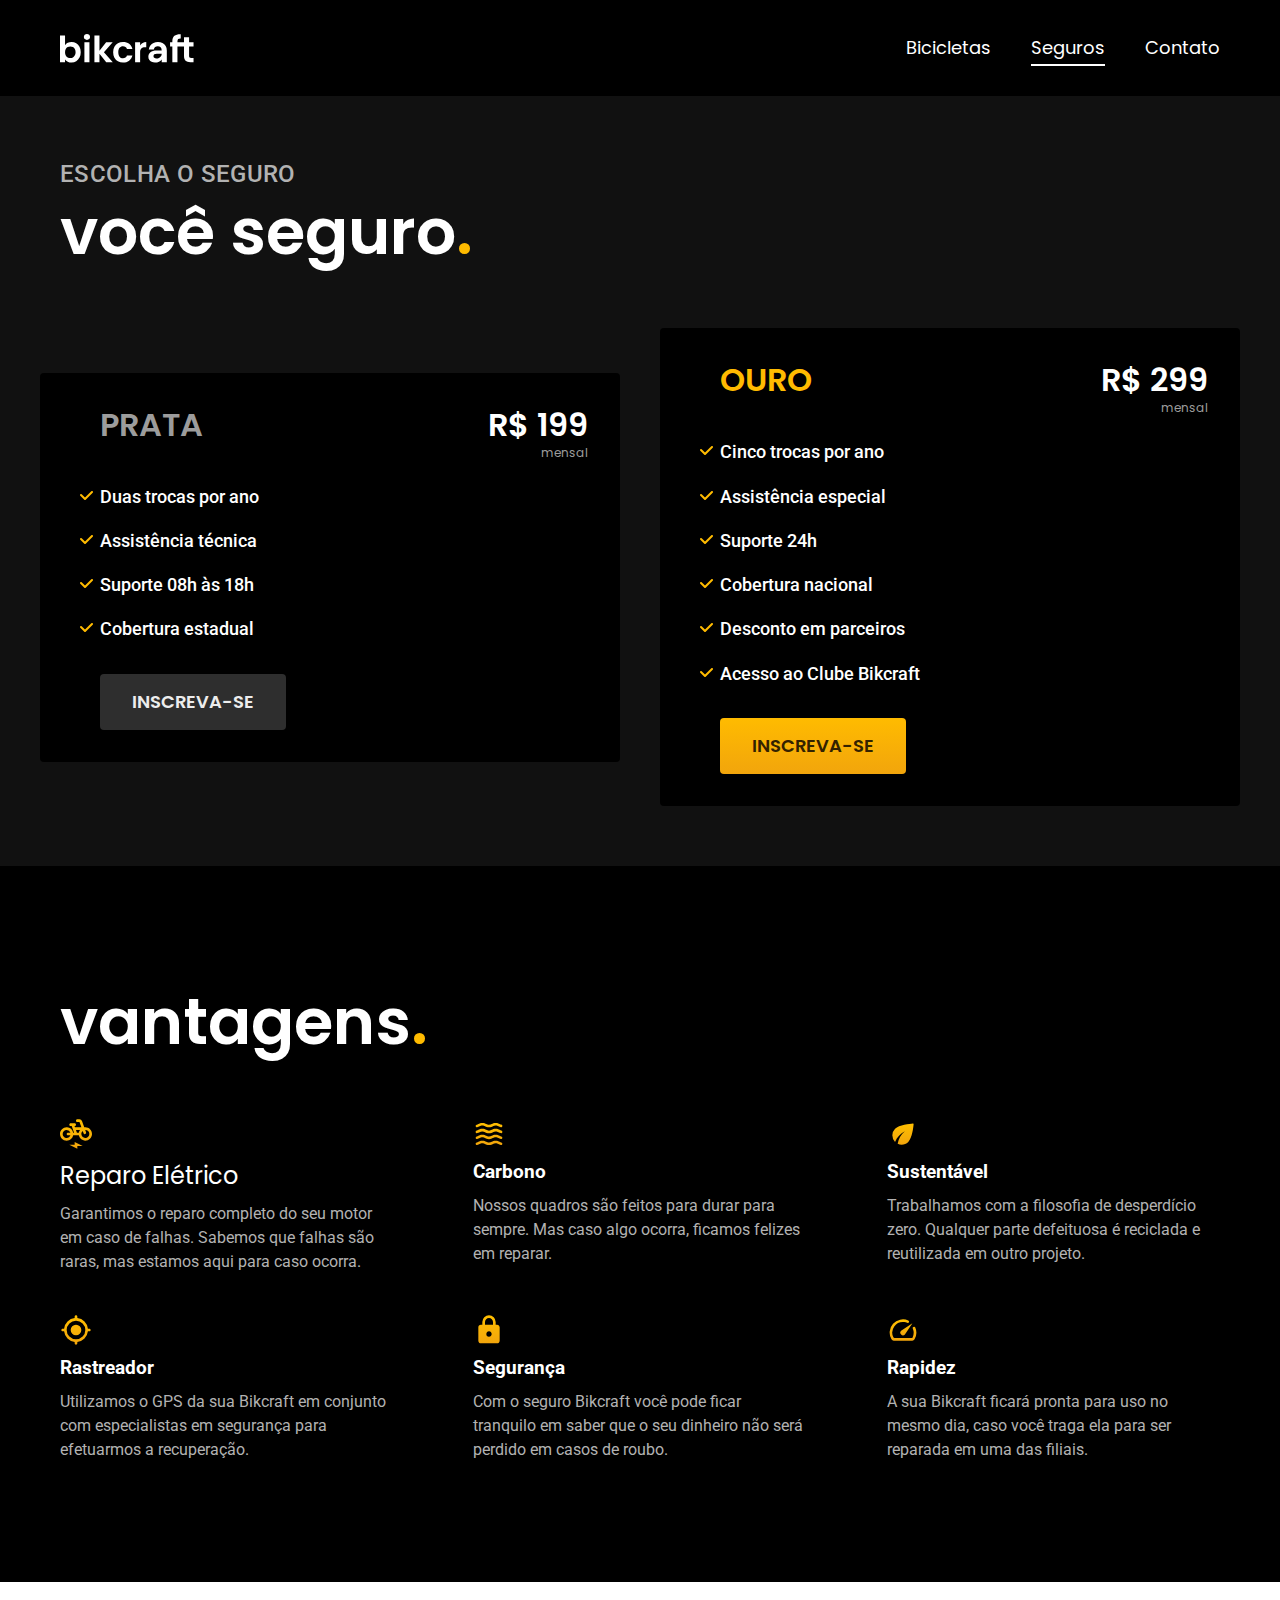
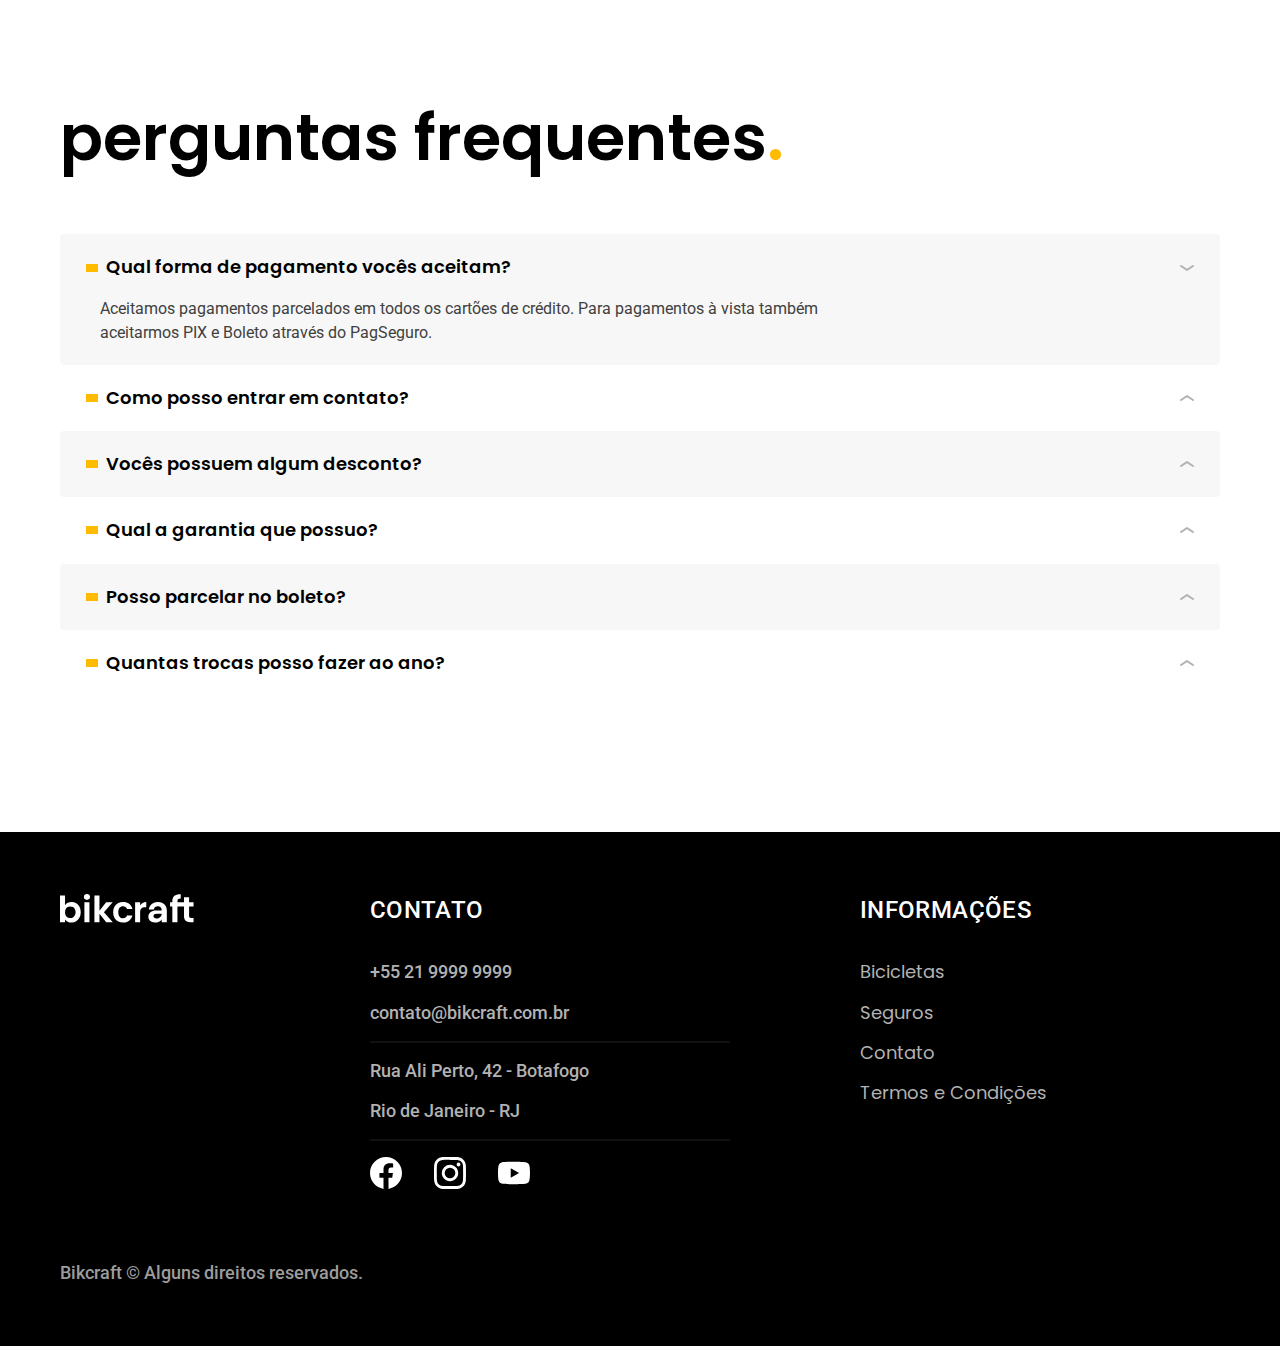
<file: seguros.html>
<!DOCTYPE html>
<html lang="pt-bt">

<head>
  <meta charset="UTF-8">
  <meta http-equiv="X-UA-Compatible" content="IE=edge">
  <meta name="viewport" content="width=device-width, initial-scale=1.0">
  <title>Seguros | BikCraft</title>
  <meta name="description" content="Seguros.">

  <link rel="icon" href="./favicon.svg" type="image/svg+xml">

  <link rel="preload" href="./css/style.min.css" as="style">
  <link rel="stylesheet" href="./css/style.min.css">
  <link rel="preconnect" href="https://fonts.googleapis.com">
  <link rel="preconnect" href="https://fonts.gstatic.com" crossorigin>
  <link href="https://fonts.googleapis.com/css2?family=Merriweather:ital@1&family=Poppins:wght@400;600&family=Roboto:wght@400;500&display=swap" rel="stylesheet">

</head>

<body id="seguros">
  <header class="header-bg">
    <div class="header container">
      <a href="./">
        <img src="./img/bikcraft.svg" alt="Bikcraft">
      </a>
      <nav aria-label="Primária">
        <ul class="header-menu font-1-m cor-0">
          <li><a href="./bicicletas.html">Bicicletas</a></li>
          <li><a href="./seguros.html">Seguros</a></li>
          <li><a href="./contato.html">Contato</a></li>
        </ul>
      </nav>
    </div>
  </header>

  <main class="seguros-bg">
    <div class="titulo-bg">
      <div class="titulo container">
        <p class="font-2-l-b cor-5">ESCOLHA O SEGURO</p>
        <h1 class="font-1-xxl cor-0">você seguro<span class="cor-p1">.</span></h1>
      </div>
    </div>

    <div class="seguros container">
      <div class="seguros-item fadeInLeft" data-anime="200">
        <h3 class="font-1-xl cor-6">PRATA</h3>
        <span class="font-1-xl cor-0">R$ 199 <span class="font-1-xs cor-6">mensal</span></span>
        <ul class="font-2-m cor-0">
          <li>Duas trocas por ano</li>
          <li>Assistência técnica</li>
          <li>Suporte 08h às 18h</li>
          <li>Cobertura estadual</li>
        </ul>
        <a class="botao secundario" href="./orcamento.html?tipo=seguro&produto=prata">inscreva-se</a>
      </div>
      <div class="seguros-item fadeInRight" data-anime="600">
        <h3 class="font-1-xl cor-p1">OURO</h3>
        <span class="font-1-xl cor-0">R$ 299 <span class="font-1-xs cor-6">mensal</span></span>
        <ul class="font-2-m cor-0">
          <li>Cinco trocas por ano</li>
          <li>Assistência especial</li>
          <li>Suporte 24h</li>
          <li>Cobertura nacional</li>
          <li>Desconto em parceiros</li>
          <li>Acesso ao Clube Bikcraft</li>
        </ul>
        <a class="botao" href="./orcamento.html?tipo=seguro&produto=ouro">inscreva-se</a>
      </div>
  </main>

  <article class="vantagens-bg">
    <div class="vantagens container">
      <h2 class="font-1-xxl cor-0">vantagens<span class="cor-p1">.</span></h2>
      <ul class="vantagens-lista font-2-s cor-5">
        <li>
          <img src="./img/icones/eletrica.svg" alt="">
          <h3 class="font-1-l cor-0">Reparo Elétrico</h3>
          <p>Garantimos o reparo completo do seu motor em caso de falhas. Sabemos que falhas são raras, mas estamos aqui para caso ocorra.</p>
        </li>
        <li>
          <img src="./img/icones/carbono.svg" alt="">
          <h3 class="cor-0">Carbono</h3>
          <p>Nossos quadros são feitos para durar para sempre. Mas caso algo ocorra, ficamos felizes em reparar.</p>
        </li>
        <li>
          <img src="./img/icones/sustentavel.svg" alt="">
          <h3 class="cor-0">Sustentável</h3>
          <p>Trabalhamos com a filosofia de desperdício zero. Qualquer parte defeituosa é reciclada e reutilizada em outro projeto.</p>
        </li>
        <li>
          <img src="./img/icones/rastreador.svg" alt="">
          <h3 class="cor-0">Rastreador</h3>
          <p>Utilizamos o GPS da sua Bikcraft em conjunto com especialistas em segurança para efetuarmos a recuperação.</p>
        </li>
        <li>
          <img src="./img/icones/seguro.svg" alt="">
          <h3 class="cor-0">Segurança</h3>
          <p>Com o seguro Bikcraft você pode ficar tranquilo em saber que o seu dinheiro não será perdido em casos de roubo.</p>
        </li>
        <li>
          <img src="./img/icones/velocidade.svg" alt="">
          <h3 class="cor-0">Rapidez</h3>
          <p>A sua Bikcraft ficará pronta para uso no mesmo dia, caso você traga ela para ser reparada em uma das filiais.</p>
        </li>
      </ul>
    </div>
  </article>

  <article class="perguntas container">
    <h2 class="font-1-xxl">perguntas frequentes<span class="cor-p1">.</span></h2>
    <dl>
      <div>
        <dt> <button class="font-1-m-b" aria-controls="pergunta1" aria-expanded="true"> Qual forma de pagamento vocês aceitam? </button></dt>
        <dd id="pergunta1" class="font-2-s cor-9 ativa">Aceitamos pagamentos parcelados em todos os cartões de crédito. Para pagamentos à vista também aceitarmos PIX e Boleto através do PagSeguro.</dd>
      </div>
      <div>
        <dt> <button class="font-1-m-b" aria-controls="pergunta2" aria-expanded="false">Como posso entrar em contato?</button></dt>
        <dd id="pergunta2" class="font-2-s cor-9">Aceitamos pagamentos parcelados em todos os cartões de crédito. Para pagamentos à vista também aceitarmos PIX e Boleto através do PagSeguro.</dd>
      </div>
      <div>
        <dt> <button class="font-1-m-b" aria-controls="pergunta3" aria-expanded="false">Vocês possuem algum desconto?</button></dt>
        <dd id="pergunta3" class="font-2-s cor-9">Aceitamos pagamentos parcelados em todos os cartões de crédito. Para pagamentos à vista também aceitarmos PIX e Boleto através do PagSeguro.</dd>
      </div>
      <div>
        <dt> <button class="font-1-m-b" aria-controls="pergunta4" aria-expanded="false">Qual a garantia que possuo?</button></dt>
        <dd id="pergunta4" class="font-2-s cor-9">Aceitamos pagamentos parcelados em todos os cartões de crédito. Para pagamentos à vista também aceitarmos PIX e Boleto através do PagSeguro.</dd>
      </div>
      <div>
        <dt> <button class="font-1-m-b" aria-controls="pergunta5" aria-expanded="false">Posso parcelar no boleto?</button></dt>
        <dd id="pergunta5" class="font-2-s cor-9">Aceitamos pagamentos parcelados em todos os cartões de crédito. Para pagamentos à vista também aceitarmos PIX e Boleto através do PagSeguro.</dd>
      </div>
      <div>
        <dt> <button class="font-1-m-b" aria-controls="pergunta6" aria-expanded="false">Quantas trocas posso fazer ao ano?</button></dt>
        <dd id="pergunta6" class="font-2-s cor-9">Aceitamos pagamentos parcelados em todos os cartões de crédito. Para pagamentos à vista também aceitarmos PIX e Boleto através do PagSeguro.</dd>
      </div>




    </dl>



  </article>


  <footer class="footer-bg">
    <div class="footer container">
      <a href="./">
        <img src="./img/bikcraft.svg" alt="Bikcraft">
      </a>
      <div class="footer-contato cor-0">
        <h3 class="font-2-l-b cor-0">Contato</h3>
        <ul class="font-2-m cor-5">
          <li><a href="tel.:+552199999999">+55 21 9999 9999</a></li>
          <li><a href="mailto:contato@bikcraft.com.br">contato@bikcraft.com.br</a></li>
          <li>Rua Ali Perto, 42 - Botafogo</li>
          <li>Rio de Janeiro - RJ</li>
          <li class="footer-redes">
            <a href="./"><img src="./img/redes/facebook.svg" alt="facebook"></a>
            <a href="./"><img src="./img/redes/instagram.svg" alt="instagram"></a>
            <a href="./"><img src="./img/redes/youtube.svg" alt="instagram"></a>
          </li>
        </ul>
      </div>
      <div class="footer-info cor-0">
        <h3 class="font-2-l-b cor-0">Informações</h3>
        <nav>
          <ul class="font-1-m cor-5">
            <li><a href="./bicicletas.html">Bicicletas</a></li>
            <li><a href="./seguros.html">Seguros</a></li>
            <li><a href="./contato.html">Contato</a></li>
            <li><a href="./termos.html">Termos e Condições</a></li>
          </ul>
        </nav>
      </div>
      <p class="footer-copy font-2-m cor-6">Bikcraft © Alguns direitos reservados.</p>
    </div>

  </footer>

  <script src="./js/plugins/simple-anime.js"></script>
  <script src="./js/script.js"></script>
</body>

</html>
</file>
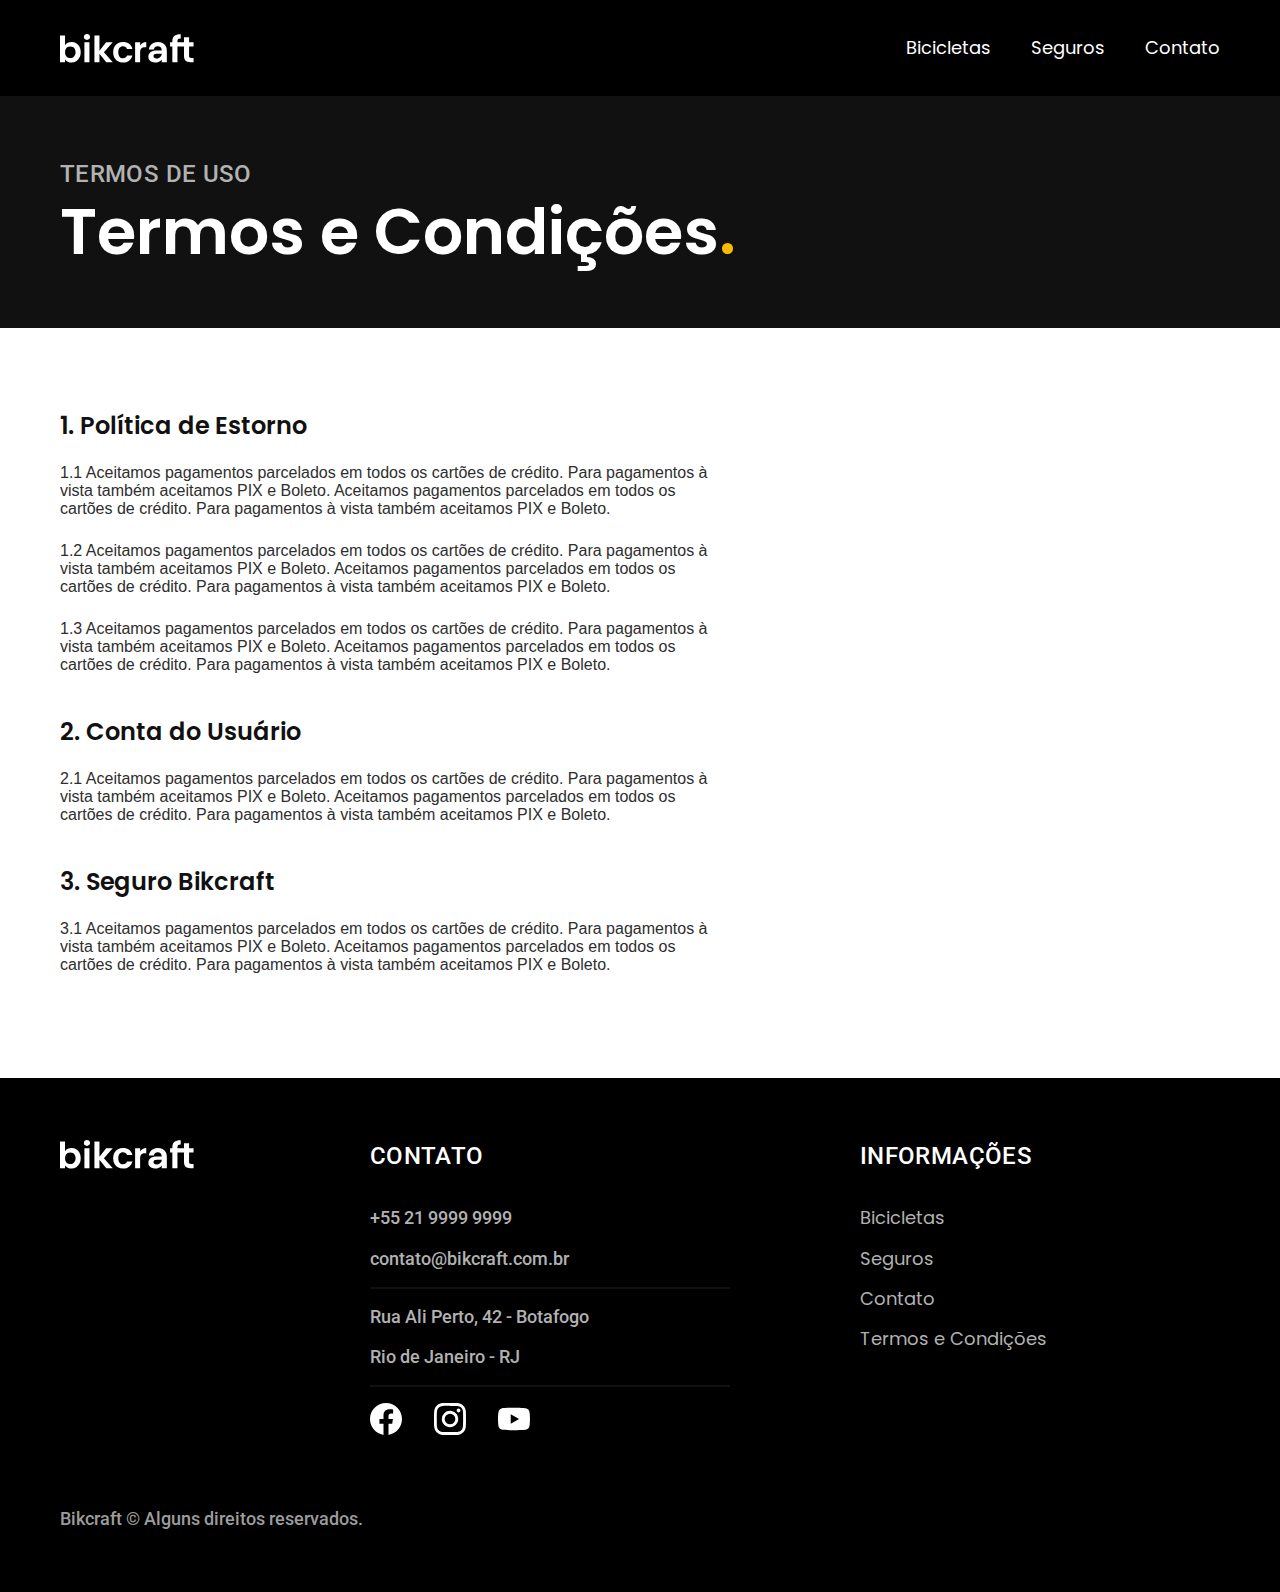
<file: termos.html>
<!DOCTYPE html>
<html lang="pt-bt">

<head>
  <meta charset="UTF-8">
  <meta http-equiv="X-UA-Compatible" content="IE=edge">
  <meta name="viewport" content="width=device-width, initial-scale=1.0">
  <title>Termos e Condições | BikCraft</title>
  <meta name="description" content="Termos e Condições.">

  <link rel="icon" href="./favicon.svg" type="image/svg+xml">

  <link rel="preload" href="./css/style.min.css" as="style">
  <link rel="stylesheet" href="./css/style.min.css">
  <link rel="preconnect" href="https://fonts.googleapis.com">
  <link rel="preconnect" href="https://fonts.gstatic.com" crossorigin>
  <link href="https://fonts.googleapis.com/css2?family=Merriweather:ital@1&family=Poppins:wght@400;600&family=Roboto:wght@400;500&display=swap" rel="stylesheet">

</head>

<body id="termos">
  <header class="header-bg">
    <div class="header container">
      <a href="./">
        <img src="./img/bikcraft.svg" alt="Bikcraft">
      </a>
      <nav aria-label="Primária">
        <ul class="header-menu font-1-m cor-0">
          <li><a href="./bicicletas.html">Bicicletas</a></li>
          <li><a href="./seguros.html">Seguros</a></li>
          <li><a href="./contato.html">Contato</a></li>
        </ul>
      </nav>
    </div>
  </header>

  <main>
    <div class="titulo-bg">
      <div class="titulo container">
        <p class="font-2-l-b cor-5">Termos de uso</p>
        <h1 class="font-1-xxl cor-0">Termos e Condições<span class="cor-p1">.</span></h1>
      </div>
    </div>
    <div class="termos container font2-s cor-10">
      <h2 class="font-1-l cor-11">1. Política de Estorno</h2>
      <p>1.1 Aceitamos pagamentos parcelados em todos os cartões de crédito. Para pagamentos à vista também aceitamos PIX e Boleto. Aceitamos pagamentos parcelados em todos os cartões de crédito. Para pagamentos à vista também aceitamos PIX e Boleto.</p>
      <p>1.2 Aceitamos pagamentos parcelados em todos os cartões de crédito. Para pagamentos à vista também aceitamos PIX e Boleto. Aceitamos pagamentos parcelados em todos os cartões de crédito. Para pagamentos à vista também aceitamos PIX e Boleto.</p>
      <p>1.3 Aceitamos pagamentos parcelados em todos os cartões de crédito. Para pagamentos à vista também aceitamos PIX e Boleto. Aceitamos pagamentos parcelados em todos os cartões de crédito. Para pagamentos à vista também aceitamos PIX e Boleto.</p>
      <h2 class="font-1-l cor-11">2. Conta do Usuário</h2>
      <p>2.1 Aceitamos pagamentos parcelados em todos os cartões de crédito. Para pagamentos à vista também aceitamos PIX e Boleto. Aceitamos pagamentos parcelados em todos os cartões de crédito. Para pagamentos à vista também aceitamos PIX e Boleto.</p>
      <h2 class="font-1-l cor-11">3. Seguro Bikcraft</h2>
      <p>3.1 Aceitamos pagamentos parcelados em todos os cartões de crédito. Para pagamentos à vista também aceitamos PIX e Boleto. Aceitamos pagamentos parcelados em todos os cartões de crédito. Para pagamentos à vista também aceitamos PIX e Boleto.</p>


    </div>
    </div>
  </main>


  <footer class="footer-bg">
    <div class="footer container">
      <a href="./">
        <img src="./img/bikcraft.svg" alt="Bikcraft">
      </a>
      <div class="footer-contato cor-0">
        <h3 class="font-2-l-b cor-0">Contato</h3>
        <ul class="font-2-m cor-5">
          <li><a href="tel.:+552199999999">+55 21 9999 9999</a></li>
          <li><a href="mailto:contato@bikcraft.com.br">contato@bikcraft.com.br</a></li>
          <li>Rua Ali Perto, 42 - Botafogo</li>
          <li>Rio de Janeiro - RJ</li>
          <li class="footer-redes">
            <a href="./"><img src="./img/redes/facebook.svg" alt="facebook"></a>
            <a href="./"><img src="./img/redes/instagram.svg" alt="instagram"></a>
            <a href="./"><img src="./img/redes/youtube.svg" alt="instagram"></a>
          </li>
        </ul>
      </div>
      <div class="footer-info cor-0">
        <h3 class="font-2-l-b cor-0">Informações</h3>
        <nav>
          <ul class="font-1-m cor-5">
            <li><a href="./bicicletas.html">Bicicletas</a></li>
            <li><a href="./seguros.html">Seguros</a></li>
            <li><a href="./contato.html">Contato</a></li>
            <li><a href="./termos.html">Termos e Condições</a></li>
          </ul>
        </nav>
      </div>
      <p class="footer-copy font-2-m cor-6">Bikcraft © Alguns direitos reservados.</p>
    </div>

  </footer>


  <script src="./js/script.js"></script>
</body>

</html>
</file>
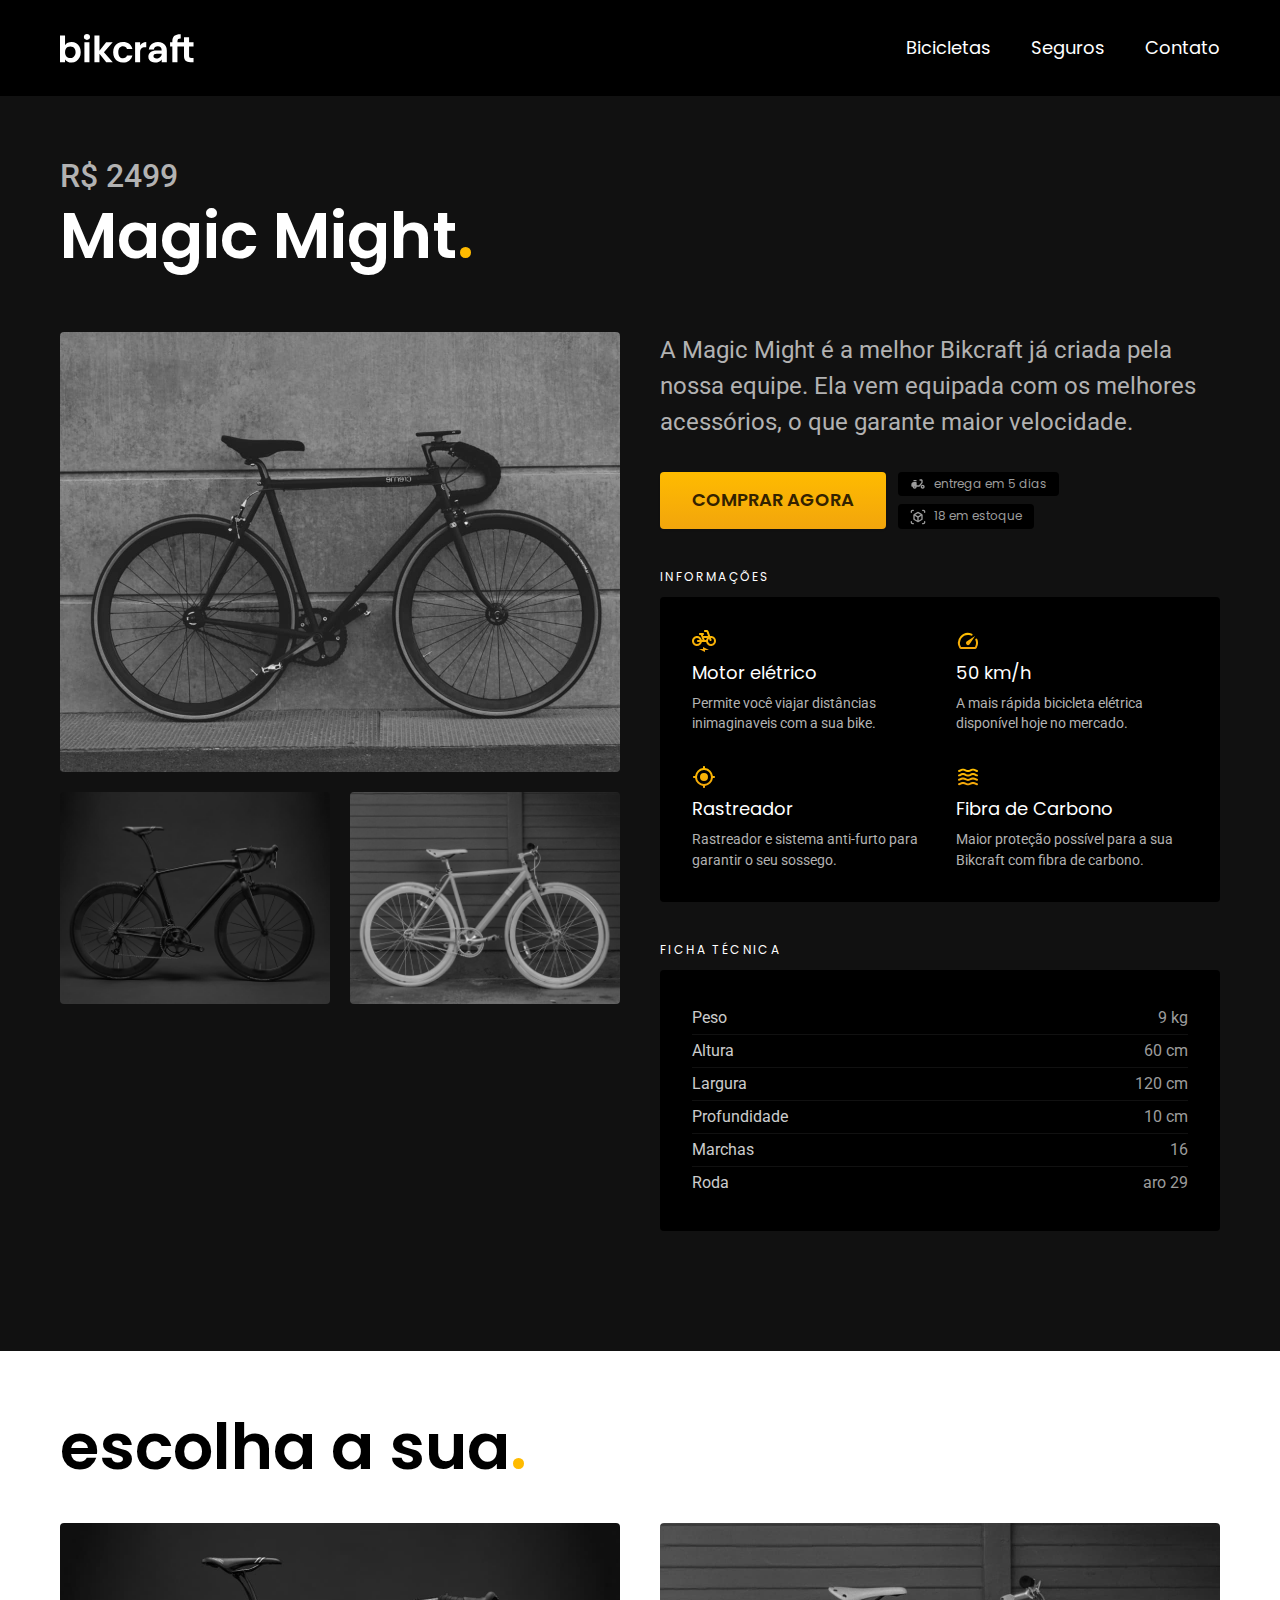
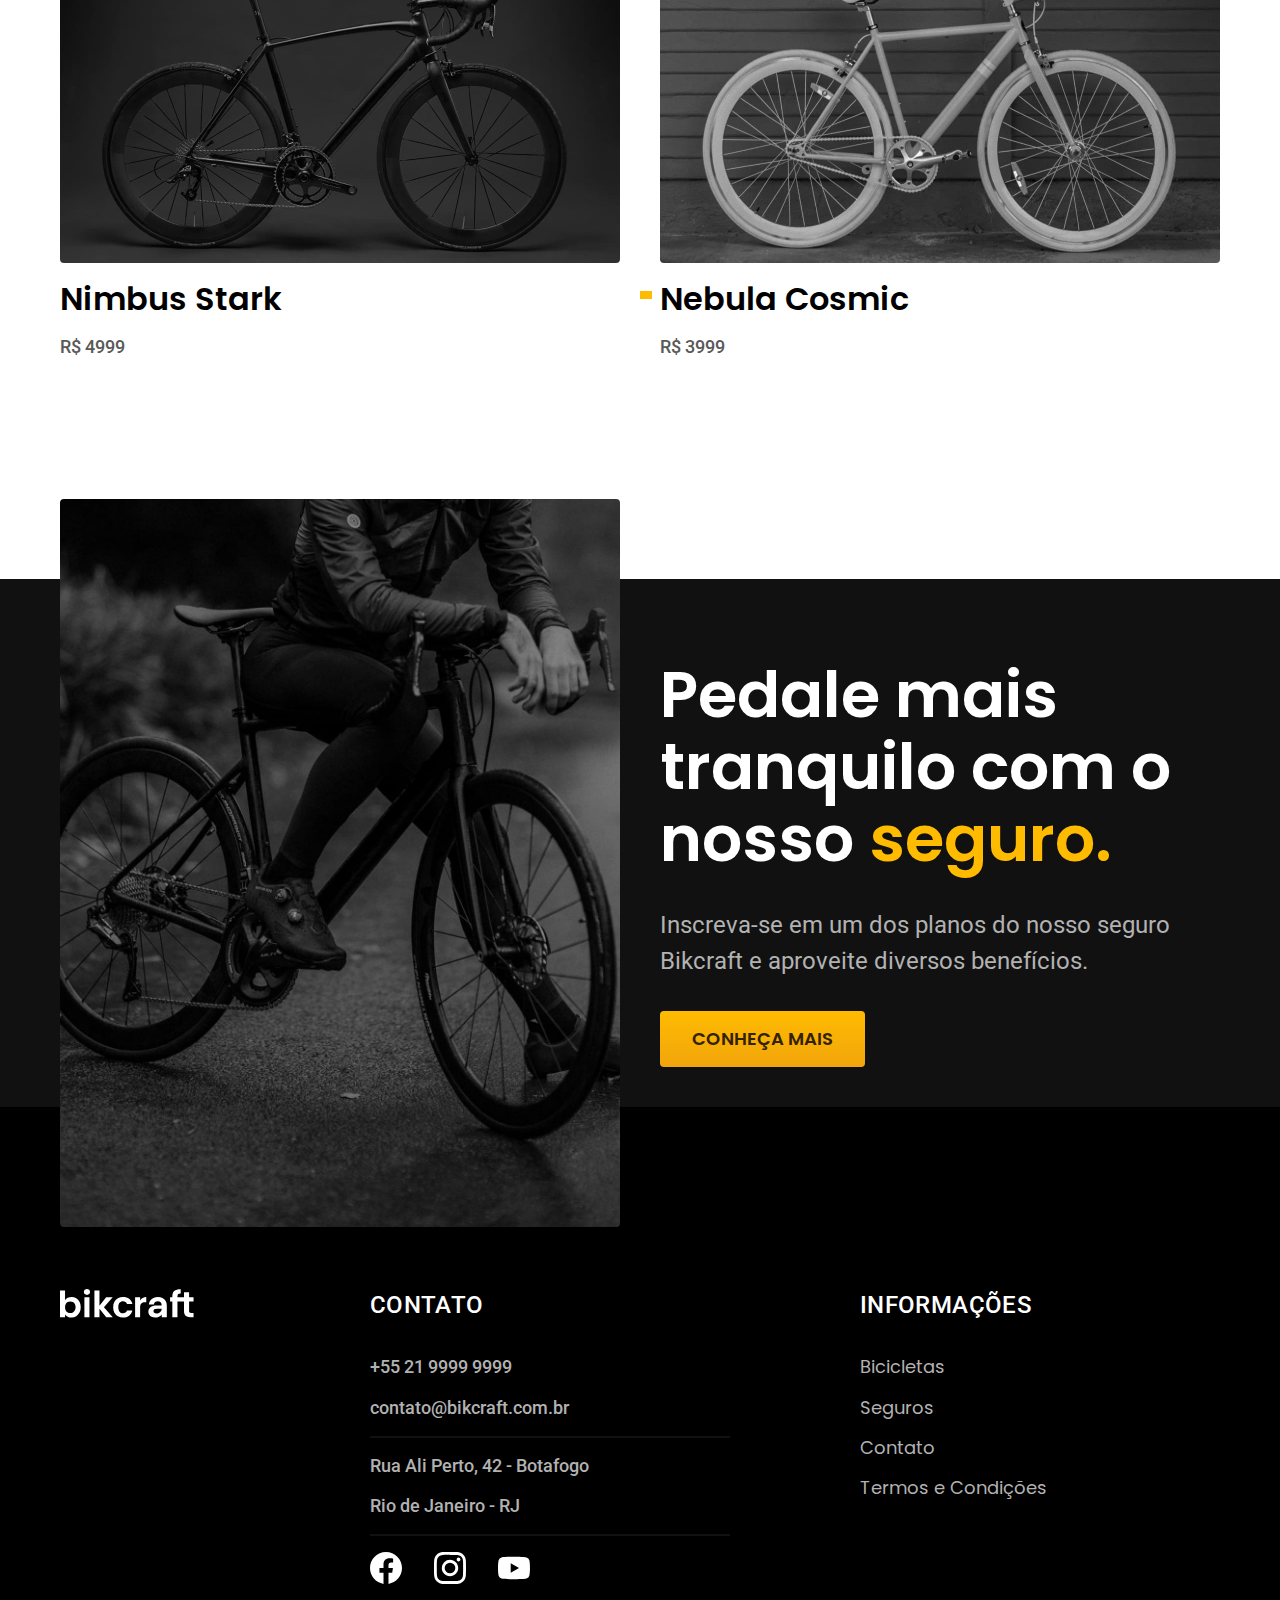
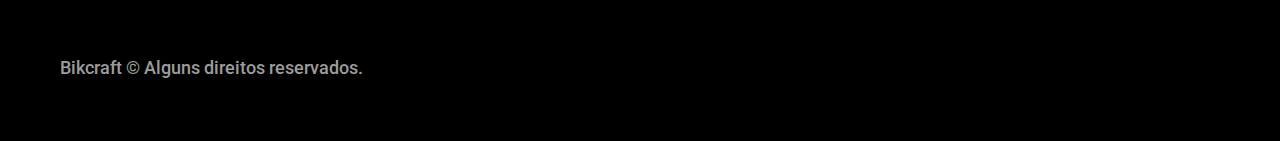
<file: bicicletas/magic.html>
<!Doctype html>
<!DOCTYPE html>
<html lang="pt-bt">

<head>
  <meta charset="UTF-8">
  <meta http-equiv="X-UA-Compatible" content="IE=edge">
  <meta name="viewport" content="width=device-width, initial-scale=1.0">
  <title>Magic Might | BikCraft</title>
  <meta name="description" content="Magic Might">

  <link rel="icon" href="../favicon.svg" type="image/svg+xml">

  <link rel="stylesheet" href="../css/style.min.css">
  <link rel="preconnect" href="https://fonts.googleapis.com">
  <link rel="preconnect" href="https://fonts.gstatic.com" crossorigin>
  <link href="https://fonts.googleapis.com/css2?family=Merriweather:ital@1&family=Poppins:wght@400;600&family=Roboto:wght@400;500&display=swap" rel="stylesheet">

</head>

<body id="bicicleta">
  <header class="header-bg">
    <div class="header container">
      <a href="../">
        <img src="../img/bikcraft.svg" alt="Bikcraft">
      </a>
      <nav aria-label="Primária">
        <ul class="header-menu font-1-m cor-0">
          <li><a href="../bicicletas.html">Bicicletas</a></li>
          <li><a href="../seguros.html">Seguros</a></li>
          <li><a href="../contato.html">Contato</a></li>
        </ul>
      </nav>
    </div>
  </header>

  <main class="titulo-bg">
    <div>
      <div class="titulo container">
        <p class="font-2-xl cor-5">R$ 2499</p>
        <h1 class="font-1-xxl cor-0">Magic Might<span class="cor-p1">.</span></h1>
      </div>
    </div>
    <div class="bicicleta container">
      <div class="bicicleta-img">
        <img src="../img/bicicleta/nimbus2.jpg" alt="bicicleta">
        <img src="../img/bicicleta/nimbus1.jpg" alt=" bicicleta">
        <img src="../img/bicicleta/nimbus3.jpg" alt="bicicleta">
      </div>
      <div class="bicicleta-conteudo">
        <p class="font-2-l cor-5">A Magic Might é a melhor Bikcraft já criada pela nossa equipe. Ela vem equipada com os melhores acessórios, o que garante maior velocidade.</p>
        <div class="bicicleta-comprar">
          <a class="botao" href="../orcamento.html?tipo=bikcraft&produto=magic">Comprar agora</a>
          <span class="font-1-xs cor-6"> <img src="../img/icones/entrega.svg" alt="">entrega em 5 dias</span>
          <span class="font-1-xs cor-6"> <img src="../img/icones/estoque.svg" alt="">18 em estoque</span>
        </div>
        <h2 class="font-1-xs cor-0">Informações</h2>
        <ul class="bicicleta-info">
          <li>
            <img src="../img/icones/eletrica.svg" alt="">
            <h3 class="font-1-m cor-0">Motor elétrico</h3>
            <p class="font-2-xs cor-5">Permite você viajar distâncias inimaginaveis com a sua bike.</p>
          </li>
          <li>
            <img src="../img/icones/velocidade.svg" alt="">
            <h3 class="font-1-m cor-0">50 km/h</h3>
            <p class="font-2-xs cor-5">A mais rápida bicicleta elétrica disponível hoje no mercado.</p>
          </li>
          <li>
            <img src="../img/icones/rastreador.svg" alt="">
            <h3 class="font-1-m cor-0">Rastreador</h3>
            <p class="font-2-xs cor-5">Rastreador e sistema anti-furto para garantir o seu sossego.</p>
          </li>
          <li>
            <img src="../img/icones/carbono.svg" alt="">
            <h3 class="font-1-m cor-0">Fibra de Carbono</h3>
            <p class="font-2-xs cor-5">Maior proteção possível para a sua Bikcraft com fibra de carbono.</p>
          </li>
        </ul>
        <h2 class="font-1-xs cor-0">Ficha Técnica</h2>
        <ul class="bicicleta-ficha font-2-s cor-4">
          <li>Peso<span>9 kg</span></li>
          <li>Altura<span>60 cm</span></li>
          <li>Largura<span>120 cm</span></li>
          <li>Profundidade<span>10 cm</span></li>
          <li>Marchas<span>16</span></li>
          <li>Roda<span>aro 29</span></li>
        </ul>
      </div>
    </div>
  </main>
  <article class="bicicletas-lista container">
    <h2 class=" font-1-xxl">escolha a sua<span class="cor-p1">.</span></h2>
    <ul>
      <li><a href="./nimbus.html">
          <img src="../img/bicicletas/nimbus.jpg" alt="Bicicleta preta">
          <h3 class="font-1-xl ">Nimbus Stark</h3>
          <span class="font-2-m cor-8">R$ 4999</span>
        </a>
      </li>
      <li><a href="./nebula.html">
          <img src="../img/bicicletas/nebula.jpg" alt="Bicicleta preta">
          <h3 class="font-1-xl ">Nebula Cosmic</h3>
          <span class="font-2-m cor-8">R$ 3999</span>
        </a>
      </li>
    </ul>
  </article>

  <article class="bicicleta-seguros-bg">
    <div class="bicicleta-seguros container">
      <div>
        <img src="../img/fotos/seguros.jpg" alt="Homem parado em cima de bicicleta preta">
      </div>
      <div>
        <h2 class="font-1-xxl cor-0">Pedale mais tranquilo com o nosso <span class="cor-p1">seguro.</span></h2>
        <p class="font-2-l cor-5">Inscreva-se em um dos planos do nosso seguro Bikcraft e aproveite diversos benefícios.</p>
        <a class="botao" href="../seguros.html">Conheça mais</a>
      </div>
    </div>

  </article>

  <footer class="footer-bg">
    <div class="footer container">
      <a href="../">
        <img src="../img/bikcraft.svg" alt="Bikcraft">
      </a>
      <div class="footer-contato cor-0">
        <h3 class="font-2-l-b cor-0">Contato</h3>
        <ul class="font-2-m cor-5">
          <li><a href="tel.:+552199999999">+55 21 9999 9999</a></li>
          <li><a href="mailto:contato@bikcraft.com.br">contato@bikcraft.com.br</a></li>
          <li>Rua Ali Perto, 42 - Botafogo</li>
          <li>Rio de Janeiro - RJ</li>
          <li class="footer-redes">
            <a href="../"><img src="../img/redes/facebook.svg" alt="facebook"></a>
            <a href="../"><img src="../img/redes/instagram.svg" alt="instagram"></a>
            <a href="../"><img src="../img/redes/youtube.svg" alt="instagram"></a>
          </li>
        </ul>
      </div>
      <div class="footer-info cor-0">
        <h3 class="font-2-l-b cor-0">Informações</h3>
        <nav>
          <ul class="font-1-m cor-5">
            <li><a href="../bicicletas.html">Bicicletas</a></li>
            <li><a href="../seguros.html">Seguros</a></li>
            <li><a href="../contato.html">Contato</a></li>
            <li><a href="../termos.html">Termos e Condições</a></li>
          </ul>
        </nav>
      </div>
      <p class="footer-copy font-2-m cor-6">Bikcraft © Alguns direitos reservados.</p>
    </div>

  </footer>


  <script src="../js/script.js"></script>
</body>

</html>
</file>
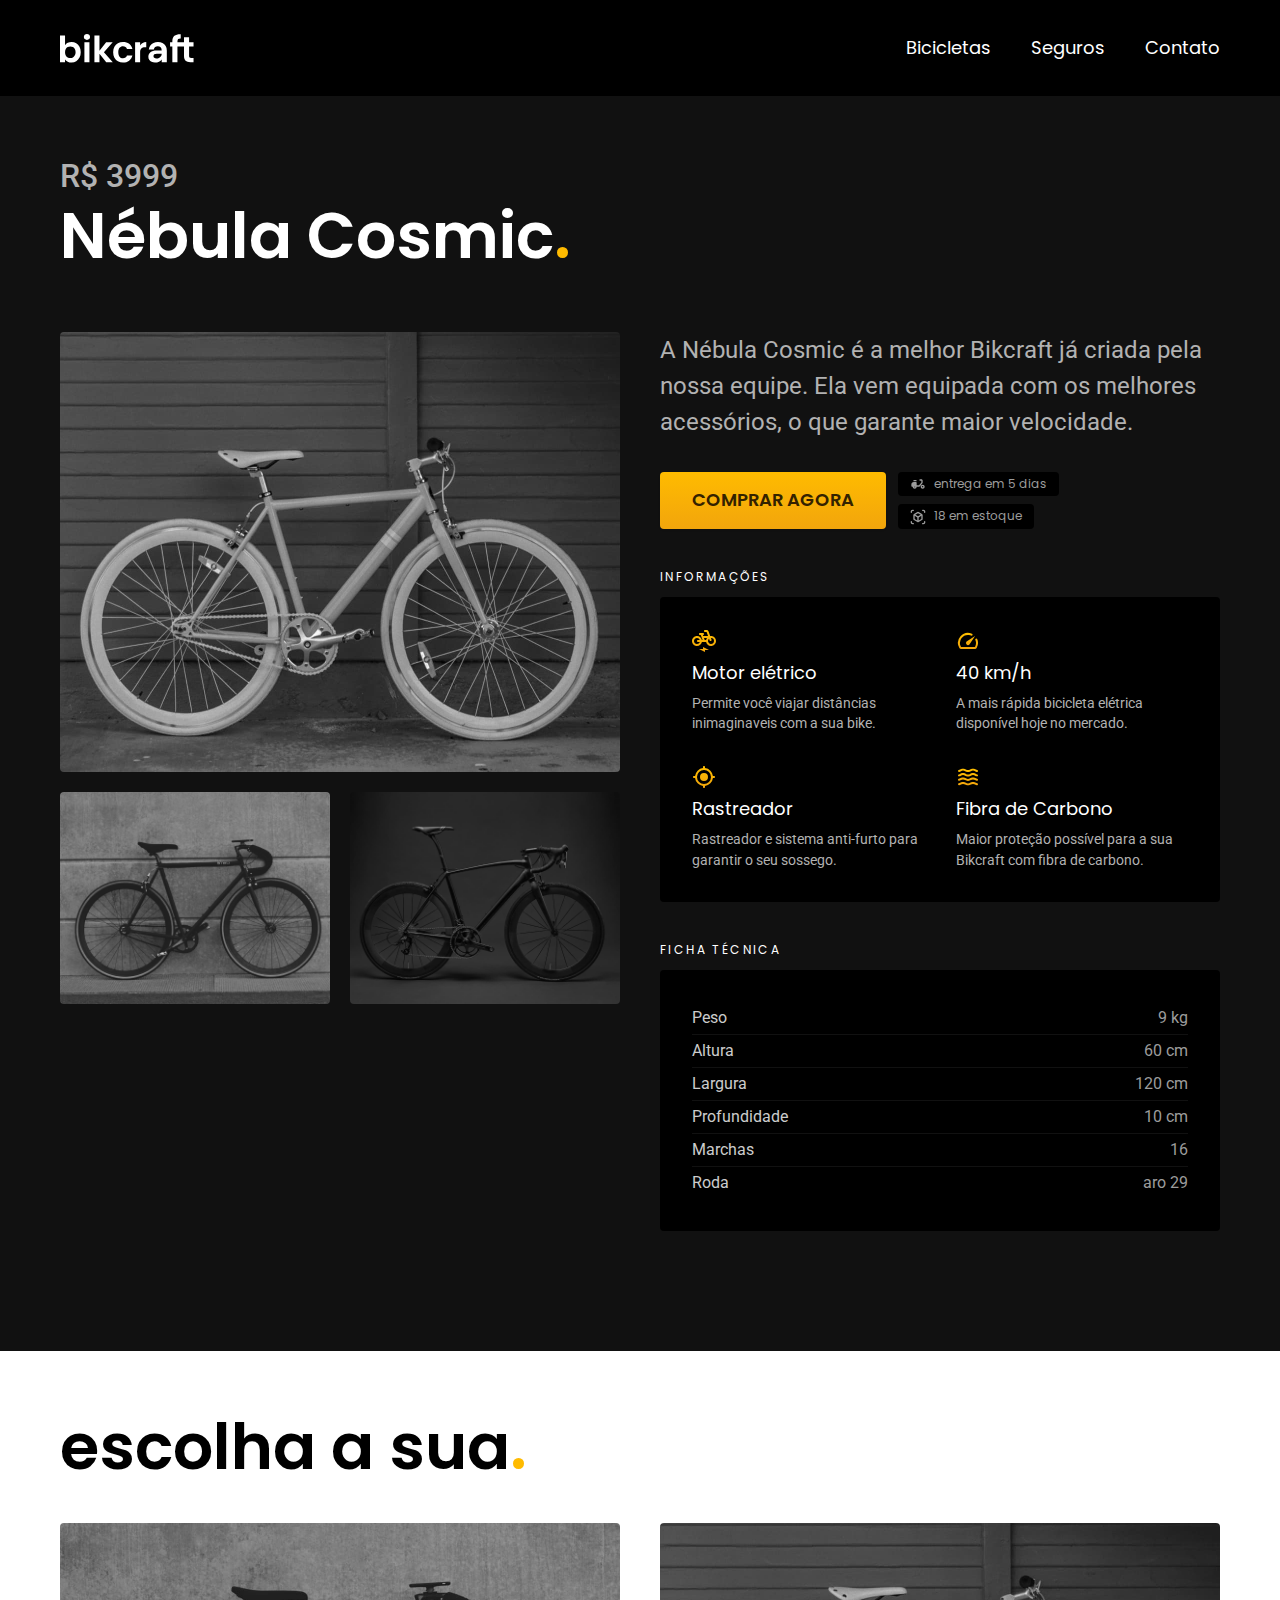
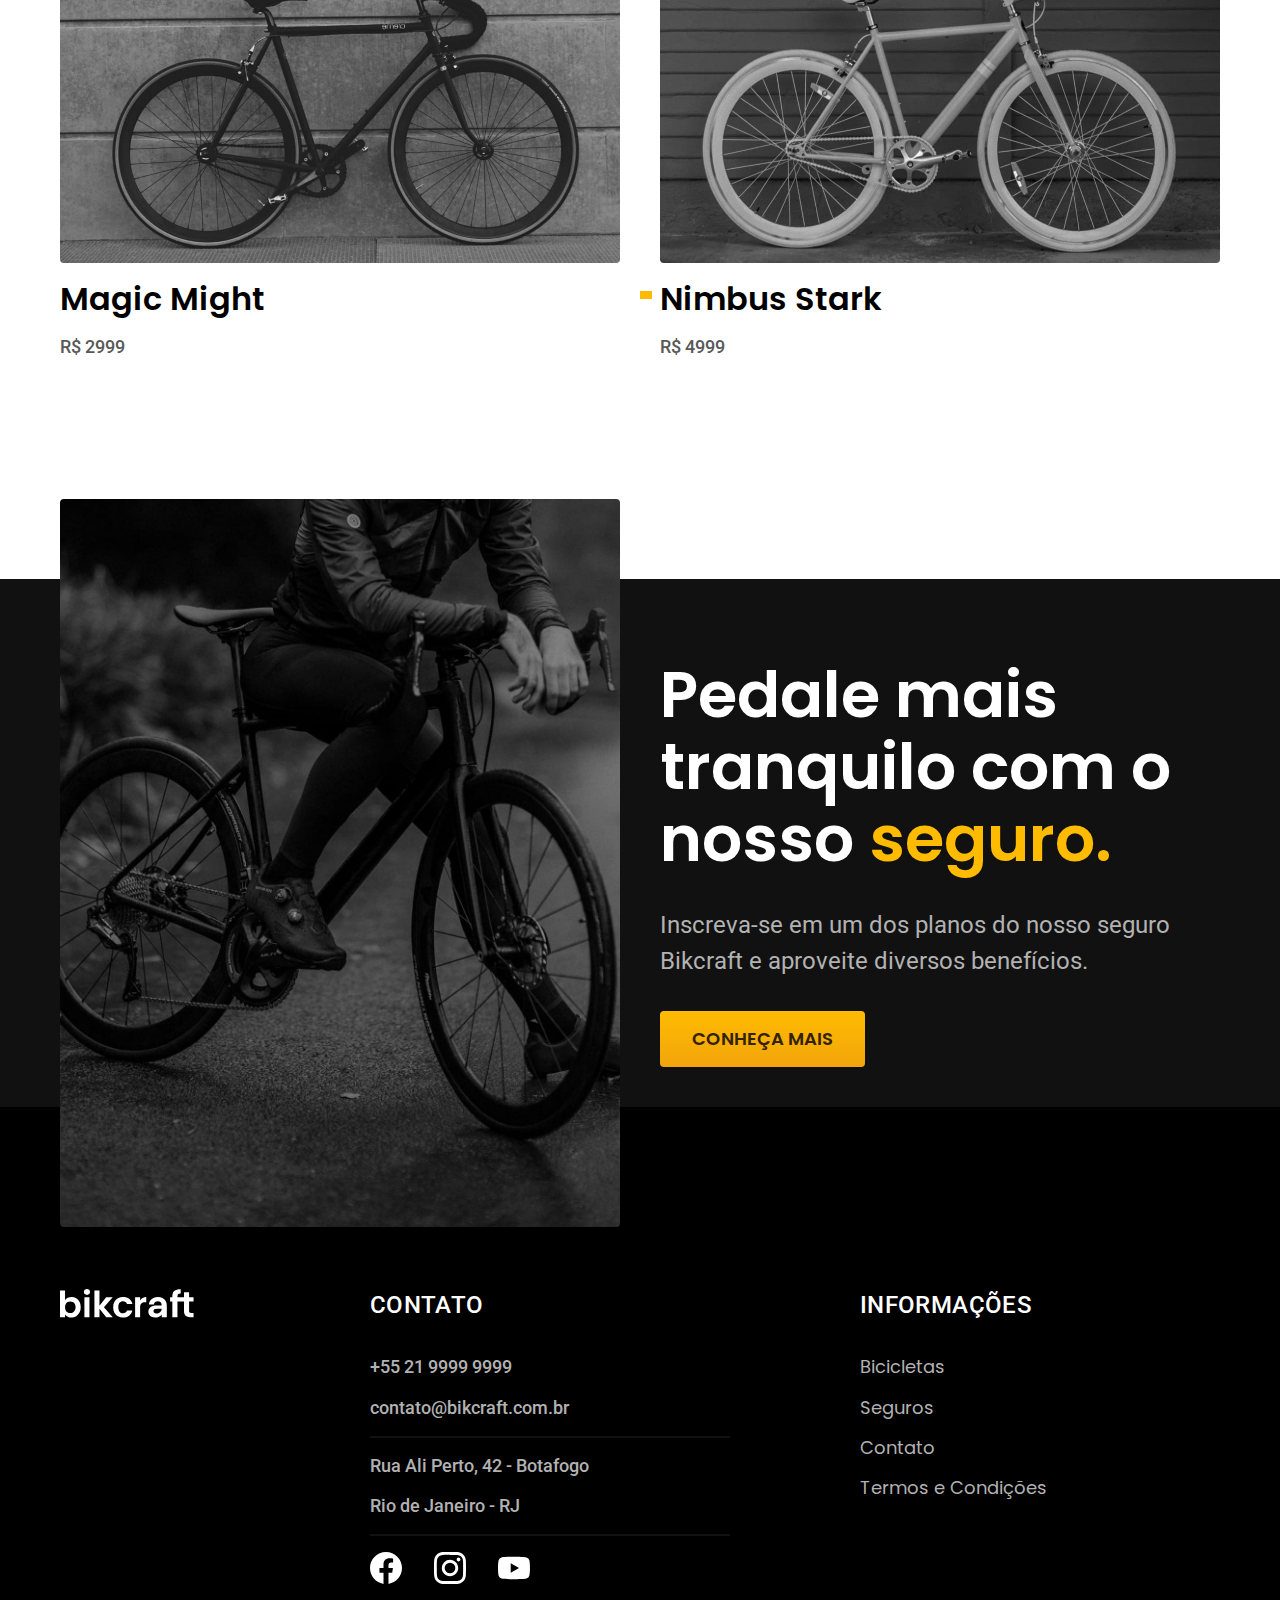
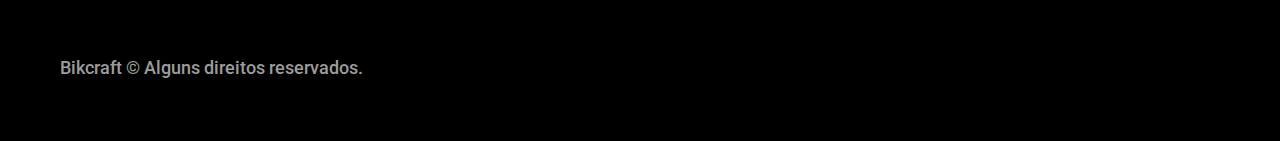
<file: bicicletas/nebula.html>
<!Doctype html>
<!DOCTYPE html>
<html lang="pt-bt">

<head>
  <meta charset="UTF-8">
  <meta http-equiv="X-UA-Compatible" content="IE=edge">
  <meta name="viewport" content="width=device-width, initial-scale=1.0">
  <title>Nebula Cosmic | BikCraft</title>
  <meta name="description" content="Nebula Cosmic">

  <link rel="icon" href="../favicon.svg" type="image/svg+xml">

  <link rel="stylesheet" href="../css/style.min.css">
  <link rel="preconnect" href="https://fonts.googleapis.com">
  <link rel="preconnect" href="https://fonts.gstatic.com" crossorigin>
  <link href="https://fonts.googleapis.com/css2?family=Merriweather:ital@1&family=Poppins:wght@400;600&family=Roboto:wght@400;500&display=swap" rel="stylesheet">

</head>

<body id="bicicleta">
  <header class="header-bg">
    <div class="header container">
      <a href="../">
        <img src="../img/bikcraft.svg" alt="Bikcraft">
      </a>
      <nav aria-label="Primária">
        <ul class="header-menu font-1-m cor-0">
          <li><a href="../bicicletas.html">Bicicletas</a></li>
          <li><a href="../seguros.html">Seguros</a></li>
          <li><a href="../contato.html">Contato</a></li>
        </ul>
      </nav>
    </div>
  </header>

  <main class="titulo-bg">
    <div>
      <div class="titulo container">
        <p class="font-2-xl cor-5">R$ 3999</p>
        <h1 class="font-1-xxl cor-0">Nébula Cosmic<span class="cor-p1">.</span></h1>
      </div>
    </div>
    <div class="bicicleta container">
      <div class="bicicleta-img">
        <img src="../img/bicicleta/nimbus3.jpg" alt="bicicleta">
        <img src="../img/bicicleta/nimbus2.jpg" alt=" bicicleta">
        <img src="../img/bicicleta/nimbus1.jpg" alt="bicicleta">
      </div>
      <div class="bicicleta-conteudo">
        <p class="font-2-l cor-5">A Nébula Cosmic é a melhor Bikcraft já criada pela nossa equipe. Ela vem equipada com os melhores acessórios, o que garante maior velocidade.</p>
        <div class="bicicleta-comprar">
          <a class="botao" href="../orcamento.html?tipo=bikcraft&produto=nebula">Comprar agora</a>
          <span class="font-1-xs cor-6"> <img src="../img/icones/entrega.svg" alt="">entrega em 5 dias</span>
          <span class="font-1-xs cor-6"> <img src="../img/icones/estoque.svg" alt="">18 em estoque</span>
        </div>
        <h2 class="font-1-xs cor-0">Informações</h2>
        <ul class="bicicleta-info">
          <li>
            <img src="../img/icones/eletrica.svg" alt="">
            <h3 class="font-1-m cor-0">Motor elétrico</h3>
            <p class="font-2-xs cor-5">Permite você viajar distâncias inimaginaveis com a sua bike.</p>
          </li>
          <li>
            <img src="../img/icones/velocidade.svg" alt="">
            <h3 class="font-1-m cor-0">40 km/h</h3>
            <p class="font-2-xs cor-5">A mais rápida bicicleta elétrica disponível hoje no mercado.</p>
          </li>
          <li>
            <img src="../img/icones/rastreador.svg" alt="">
            <h3 class="font-1-m cor-0">Rastreador</h3>
            <p class="font-2-xs cor-5">Rastreador e sistema anti-furto para garantir o seu sossego.</p>
          </li>
          <li>
            <img src="../img/icones/carbono.svg" alt="">
            <h3 class="font-1-m cor-0">Fibra de Carbono</h3>
            <p class="font-2-xs cor-5">Maior proteção possível para a sua Bikcraft com fibra de carbono.</p>
          </li>
        </ul>
        <h2 class="font-1-xs cor-0">Ficha Técnica</h2>
        <ul class="bicicleta-ficha font-2-s cor-4">
          <li>Peso<span>9 kg</span></li>
          <li>Altura<span>60 cm</span></li>
          <li>Largura<span>120 cm</span></li>
          <li>Profundidade<span>10 cm</span></li>
          <li>Marchas<span>16</span></li>
          <li>Roda<span>aro 29</span></li>
        </ul>
      </div>
    </div>
  </main>
  <article class="bicicletas-lista container">
    <h2 class=" font-1-xxl">escolha a sua<span class="cor-p1">.</span></h2>
    <ul>
      <li><a href="./magic.html">
          <img src="../img/bicicletas/magic.jpg" alt="Bicicleta preta">
          <h3 class="font-1-xl ">Magic Might</h3>
          <span class="font-2-m cor-8">R$ 2999</span>
        </a>
      </li>
      <li><a href="./ni].hmtl">
          <img src="../img/bicicletas/nebula.jpg" alt="Bicicleta preta">
          <h3 class="font-1-xl ">Nimbus Stark</h3>
          <span class="font-2-m cor-8">R$ 4999</span>
        </a>
      </li>
    </ul>
  </article>

  <article class="bicicleta-seguros-bg">
    <div class="bicicleta-seguros container">
      <div>
        <img src="../img/fotos/seguros.jpg" alt="Homem parado em cima de bicicleta preta">
      </div>
      <div>
        <h2 class="font-1-xxl cor-0">Pedale mais tranquilo com o nosso <span class="cor-p1">seguro.</span></h2>
        <p class="font-2-l cor-5">Inscreva-se em um dos planos do nosso seguro Bikcraft e aproveite diversos benefícios.</p>
        <a class="botao" href="../seguros.html">Conheça mais</a>
      </div>
    </div>

  </article>

  <footer class="footer-bg">
    <div class="footer container">
      <a href="../">
        <img src="../img/bikcraft.svg" alt="Bikcraft">
      </a>
      <div class="footer-contato cor-0">
        <h3 class="font-2-l-b cor-0">Contato</h3>
        <ul class="font-2-m cor-5">
          <li><a href="tel.:+552199999999">+55 21 9999 9999</a></li>
          <li><a href="mailto:contato@bikcraft.com.br">contato@bikcraft.com.br</a></li>
          <li>Rua Ali Perto, 42 - Botafogo</li>
          <li>Rio de Janeiro - RJ</li>
          <li class="footer-redes">
            <a href="../"><img src="../img/redes/facebook.svg" alt="facebook"></a>
            <a href="../"><img src="../img/redes/instagram.svg" alt="instagram"></a>
            <a href="../"><img src="../img/redes/youtube.svg" alt="instagram"></a>
          </li>
        </ul>
      </div>
      <div class="footer-info cor-0">
        <h3 class="font-2-l-b cor-0">Informações</h3>
        <nav>
          <ul class="font-1-m cor-5">
            <li><a href="../bicicletas.html">Bicicletas</a></li>
            <li><a href="../seguros.html">Seguros</a></li>
            <li><a href="../contato.html">Contato</a></li>
            <li><a href="../termos.html">Termos e Condições</a></li>
          </ul>
        </nav>
      </div>
      <p class="footer-copy font-2-m cor-6">Bikcraft © Alguns direitos reservados.</p>
    </div>

  </footer>


  <script src="../js/script.js"></script>
</body>

</html>
</file>
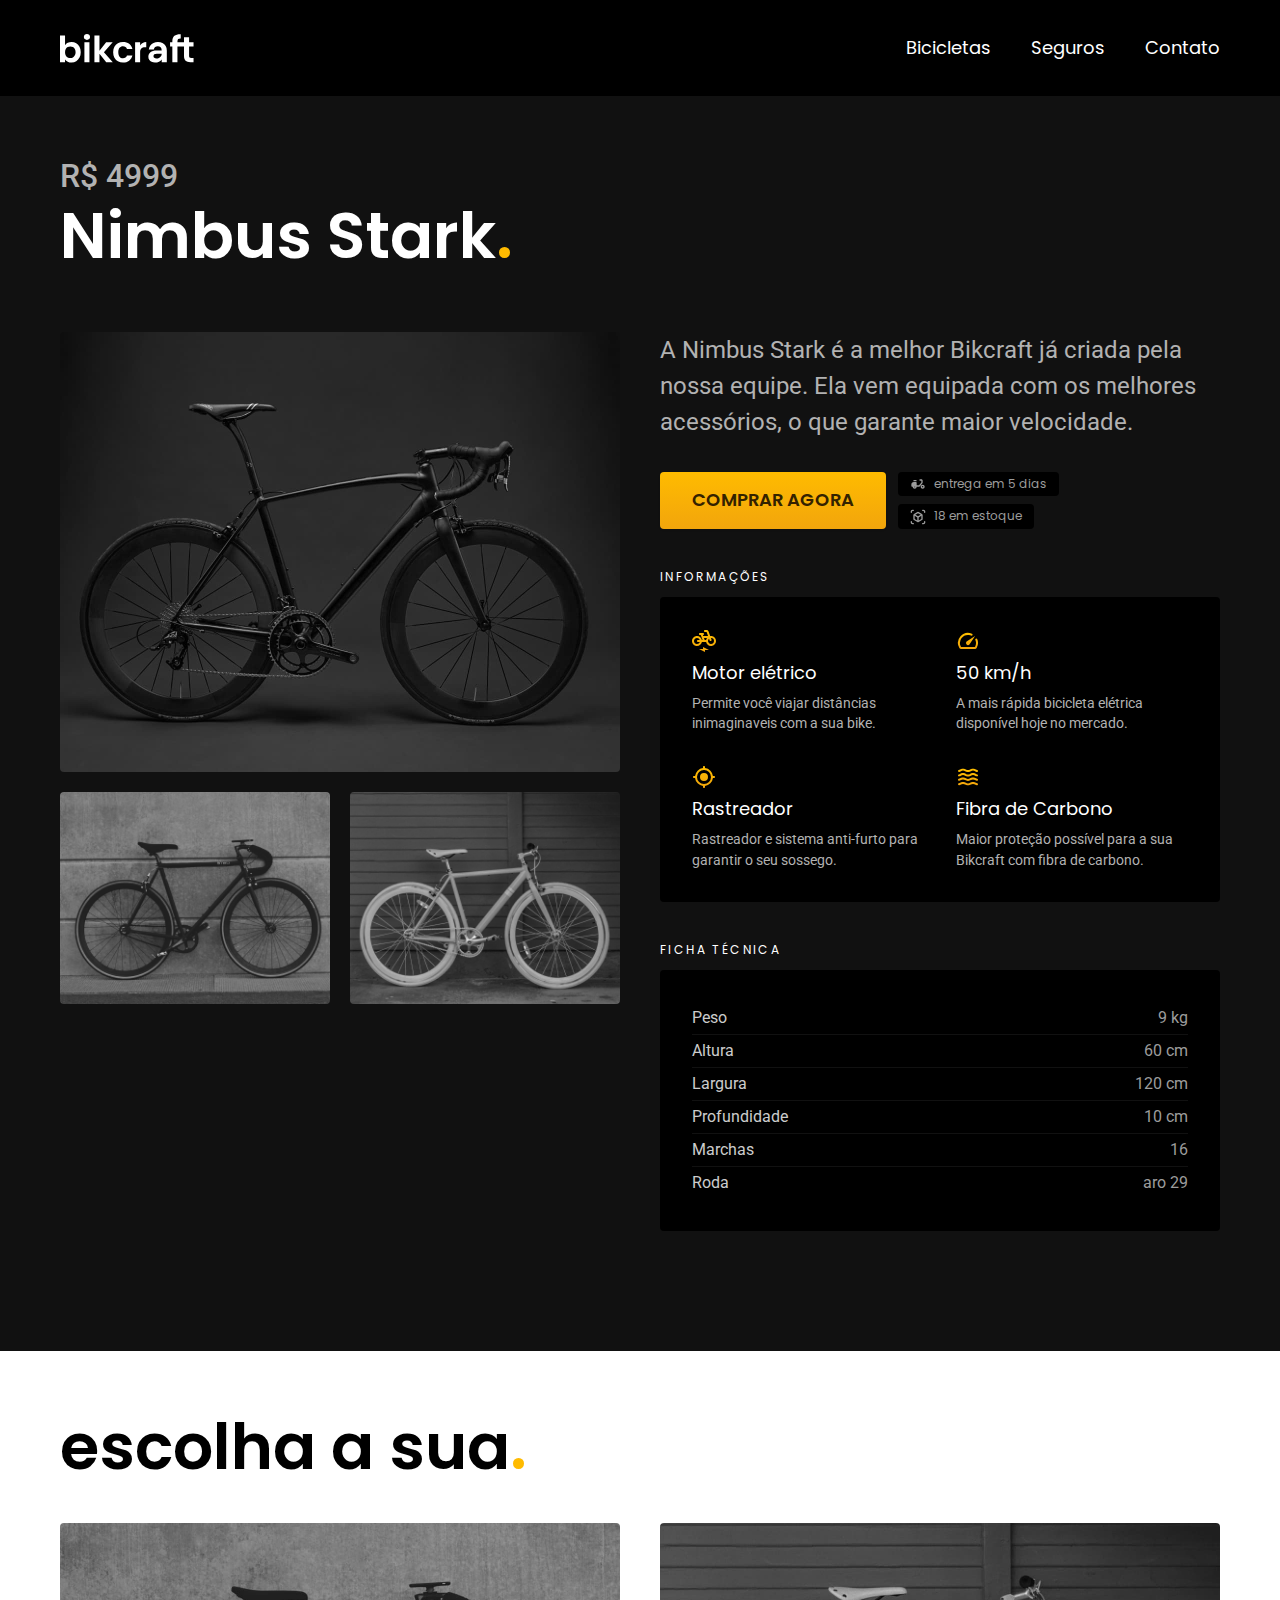
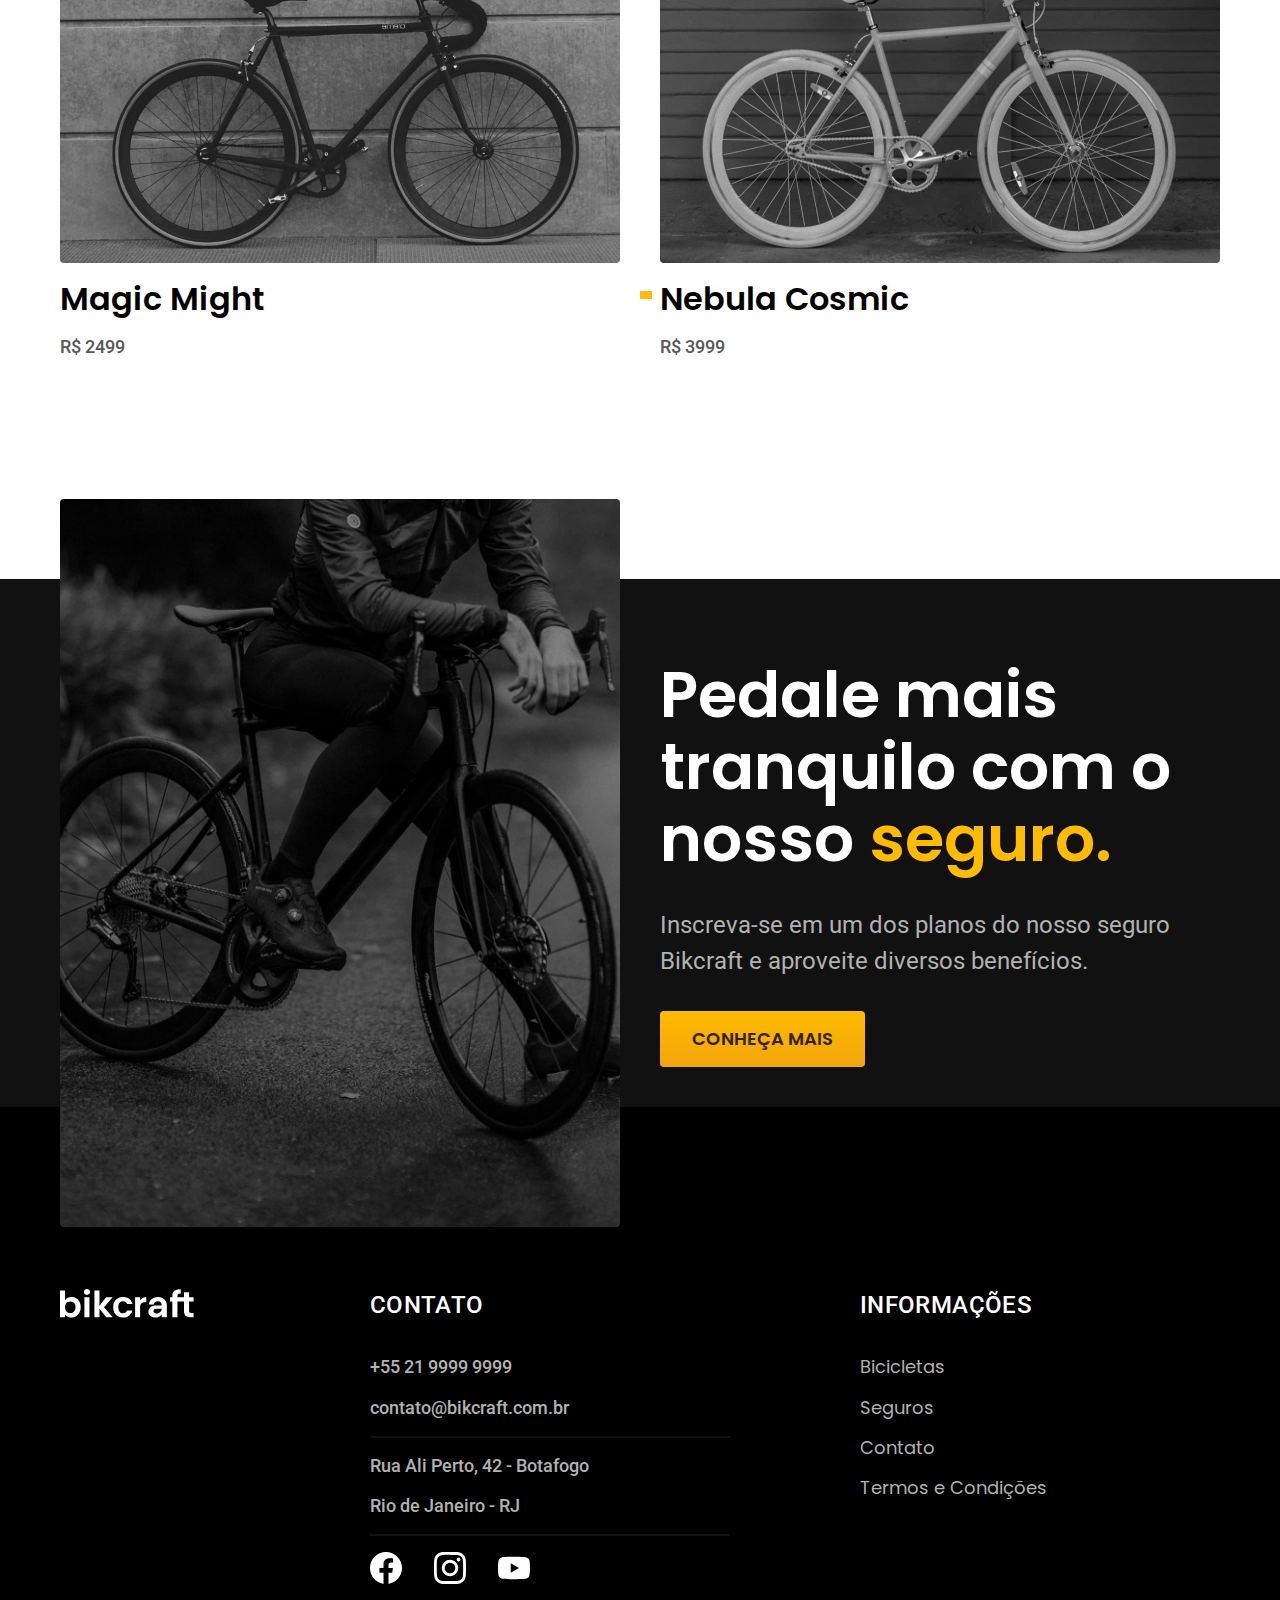
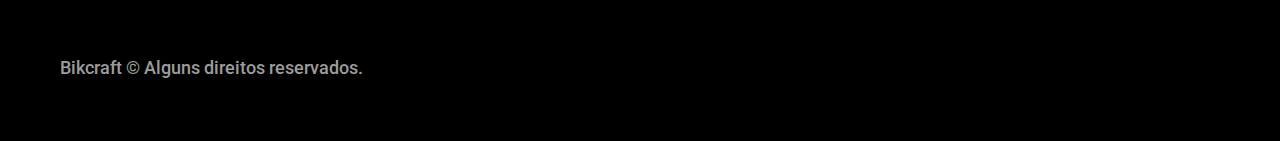
<file: bicicletas/nimbus.html>
<!Doctype html>
<!DOCTYPE html>
<html lang="pt-bt">

<head>
  <meta charset="UTF-8">
  <meta http-equiv="X-UA-Compatible" content="IE=edge">
  <meta name="viewport" content="width=device-width, initial-scale=1.0">
  <title>Nimbus Stark | BikCraft</title>
  <meta name="description" content="Nimbus Stark">

  <link rel="icon" href="../favicon.svg" type="image/svg+xml">

  <link rel="stylesheet" href="../css/style.min.css">
  <link rel="preconnect" href="https://fonts.googleapis.com">
  <link rel="preconnect" href="https://fonts.gstatic.com" crossorigin>
  <link href="https://fonts.googleapis.com/css2?family=Merriweather:ital@1&family=Poppins:wght@400;600&family=Roboto:wght@400;500&display=swap" rel="stylesheet">

</head>

<body id="bicicleta">
  <header class="header-bg">
    <div class="header container">
      <a href="../">
        <img src="../img/bikcraft.svg" alt="Bikcraft">
      </a>
      <nav aria-label="Primária">
        <ul class="header-menu font-1-m cor-0">
          <li><a href="../bicicletas.html">Bicicletas</a></li>
          <li><a href="../seguros.html">Seguros</a></li>
          <li><a href="../contato.html">Contato</a></li>
        </ul>
      </nav>
    </div>
  </header>

  <main class="titulo-bg">
    <div>
      <div class="titulo container">
        <p class="font-2-xl cor-5">R$ 4999</p>
        <h1 class="font-1-xxl cor-0">Nimbus Stark<span class="cor-p1">.</span></h1>
      </div>
    </div>
    <div class="bicicleta container">
      <div class="bicicleta-img">
        <img src="../img/bicicleta/nimbus1.jpg" alt="bicicleta">
        <img src="../img/bicicleta/nimbus2.jpg" alt=" bicicleta">
        <img src="../img/bicicleta/nimbus3.jpg" alt="bicicleta">
      </div>
      <div class="bicicleta-conteudo">
        <p class="font-2-l cor-5">A Nimbus Stark é a melhor Bikcraft já criada pela nossa equipe. Ela vem equipada com os melhores acessórios, o que garante maior velocidade.</p>
        <div class="bicicleta-comprar">
          <a class="botao" href="../orcamento.html?tipo=bikcraft&produto=nimbus">Comprar agora</a>
          <span class="font-1-xs cor-6"> <img src="../img/icones/entrega.svg" alt="">entrega em 5 dias</span>
          <span class="font-1-xs cor-6"> <img src="../img/icones/estoque.svg" alt="">18 em estoque</span>
        </div>
        <h2 class="font-1-xs cor-0">Informações</h2>
        <ul class="bicicleta-info">
          <li>
            <img src="../img/icones/eletrica.svg" alt="">
            <h3 class="font-1-m cor-0">Motor elétrico</h3>
            <p class="font-2-xs cor-5">Permite você viajar distâncias inimaginaveis com a sua bike.</p>
          </li>
          <li>
            <img src="../img/icones/velocidade.svg" alt="">
            <h3 class="font-1-m cor-0">50 km/h</h3>
            <p class="font-2-xs cor-5">A mais rápida bicicleta elétrica disponível hoje no mercado.</p>
          </li>
          <li>
            <img src="../img/icones/rastreador.svg" alt="">
            <h3 class="font-1-m cor-0">Rastreador</h3>
            <p class="font-2-xs cor-5">Rastreador e sistema anti-furto para garantir o seu sossego.</p>
          </li>
          <li>
            <img src="../img/icones/carbono.svg" alt="">
            <h3 class="font-1-m cor-0">Fibra de Carbono</h3>
            <p class="font-2-xs cor-5">Maior proteção possível para a sua Bikcraft com fibra de carbono.</p>
          </li>
        </ul>
        <h2 class="font-1-xs cor-0">Ficha Técnica</h2>
        <ul class="bicicleta-ficha font-2-s cor-4">
          <li>Peso<span>9 kg</span></li>
          <li>Altura<span>60 cm</span></li>
          <li>Largura<span>120 cm</span></li>
          <li>Profundidade<span>10 cm</span></li>
          <li>Marchas<span>16</span></li>
          <li>Roda<span>aro 29</span></li>
        </ul>
      </div>
    </div>
  </main>
  <article class="bicicletas-lista container">
    <h2 class=" font-1-xxl">escolha a sua<span class="cor-p1">.</span></h2>
    <ul>
      <li><a href="./magic.html">
          <img src="../img/bicicletas/magic.jpg" alt="Bicicleta preta">
          <h3 class="font-1-xl ">Magic Might</h3>
          <span class="font-2-m cor-8">R$ 2499</span>
        </a>
      </li>
      <li><a href="./nebula.html">
          <img src="../img/bicicletas/nebula.jpg" alt="Bicicleta preta">
          <h3 class="font-1-xl ">Nebula Cosmic</h3>
          <span class="font-2-m cor-8">R$ 3999</span>
        </a>
      </li>
    </ul>
  </article>

  <article class="bicicleta-seguros-bg">
    <div class="bicicleta-seguros container">
      <div>
        <img src="../img/fotos/seguros.jpg" alt="Homem parado em cima de bicicleta preta">
      </div>
      <div>
        <h2 class="font-1-xxl cor-0">Pedale mais tranquilo com o nosso <span class="cor-p1">seguro.</span></h2>
        <p class="font-2-l cor-5">Inscreva-se em um dos planos do nosso seguro Bikcraft e aproveite diversos benefícios.</p>
        <a class="botao" href="../seguros.html">Conheça mais</a>
      </div>
    </div>

  </article>

  <footer class="footer-bg">
    <div class="footer container">
      <a href="../">
        <img src="../img/bikcraft.svg" alt="Bikcraft">
      </a>
      <div class="footer-contato cor-0">
        <h3 class="font-2-l-b cor-0">Contato</h3>
        <ul class="font-2-m cor-5">
          <li><a href="tel.:+552199999999">+55 21 9999 9999</a></li>
          <li><a href="mailto:contato@bikcraft.com.br">contato@bikcraft.com.br</a></li>
          <li>Rua Ali Perto, 42 - Botafogo</li>
          <li>Rio de Janeiro - RJ</li>
          <li class="footer-redes">
            <a href="../"><img src="../img/redes/facebook.svg" alt="facebook"></a>
            <a href="../"><img src="../img/redes/instagram.svg" alt="instagram"></a>
            <a href="../"><img src="../img/redes/youtube.svg" alt="instagram"></a>
          </li>
        </ul>
      </div>
      <div class="footer-info cor-0">
        <h3 class="font-2-l-b cor-0">Informações</h3>
        <nav>
          <ul class="font-1-m cor-5">
            <li><a href="../bicicletas.html">Bicicletas</a></li>
            <li><a href="../seguros.html">Seguros</a></li>
            <li><a href="../contato.html">Contato</a></li>
            <li><a href="../termos.html">Termos e Condições</a></li>
          </ul>
        </nav>
      </div>
      <p class="footer-copy font-2-m cor-6">Bikcraft © Alguns direitos reservados.</p>
    </div>

  </footer>


  <script src="../js/script.js"></script>
</body>

</html>
</file>
<file: css/style.min.css>
body{margin:0;font-family:Arial,Helvetica,sans-serif}blockquote,dd,h1,h2,h3,h4,p,ul{margin:0}ul{padding:0;list-style:none}a{text-decoration:none;color:inherit}img{max-width:100%;height:auto;display:block}img[src$=".jpg"]{border-radius:4px}.font-1-xs{font:400 0.75rem/1.35 Poppins,sans-serif}.font-2-xs{font:400 0.875rem/1.43 Roboto,sans-serif}.font-1-s{font:400 1rem/1.5 Poppins,sans-serif}.font-2-s{font:400 1rem/1.5 Roboto,sans-serif}.font-1-m,.font-1-m-b{font:400 1.125rem/1.35 Poppins,sans-serif}.font-1-m-b{font-weight:600}.font-2-m{font:500 1.125rem/1.35 Roboto,sans-serif}.font-1-l{font:400 1.5rem/1.5 Poppins,sans-serif}.font-2-l,.font-2-l-b{font:400 1.5rem/1.5 Roboto,sans-serif}.font-2-l-b{font-weight:500;letter-spacing:.015em;text-transform:uppercase}.font-1-xl{font:600 2rem/1.25 Poppins,sans-serif}.font-2-xl{font:500 2rem/1.25 Roboto,sans-serif}.font-1-xxl{font:600 4rem/1.125 Poppins,sans-serif}@media (max-width:1200px){.font-1-xxl{font-size:3rem}.font-2-l,.font-2-l-b{font-size:1.125rem}}@media (max-width:800px){.font-1-xxl{font-size:2rem}.font-2-l,.font-2-l-b{font-size:1rem}.font-1-xl,.font-2-xl{font-size:1.5rem}}@media (max-width:600px){.font-1-m{font-size:.875rem}}:root{--cor-0:#ffffff;--cor-1:#f7f7f7;--cor-2:#ededed;--cor-3:#dedede;--cor-4:#cccccc;--cor-5:#b2b2b2;--cor-6:#9c9c9c;--cor-7:#717171;--cor-8:#595959;--cor-9:#404040;--cor-10:#2e2e2e;--cor-11:#111111;--cor-12:#000000;--cor-p1:#ffbb00;--cor-p2:#e4a30b;--cor-p3:#a66f00;--cor-p4:#664400;--cor-p5:#332200}.cor-0{color:var(--cor-0)}.cor-1{color:var(--cor-1)}.cor-2{color:var(--cor-2)}.cor-3{color:var(--cor-3)}.cor-4{color:var(--cor-4)}.cor-5{color:var(--cor-5)}.cor-6{color:var(--cor-6)}.cor-7{color:var(--cor-7)}.cor-8{color:var(--cor-8)}.cor-9{color:var(--cor-9)}.cor-10{color:var(--cor-10)}.cor-11{color:var(--cor-11)}.cor-12{color:var(--cor-12)}.cor-p1{color:var(--cor-p1)}.cor-p2{color:var(--cor-p2)}.cor-p3{color:var(--cor-p3)}.cor-p4{color:var(--cor-p4)}.cor-p5{color:var(--cor-p5)}.header-bg{background-color:var(--cor-12)}.header{display:flex;flex-wrap:wrap;gap:20px;justify-content:space-between;align-items:center;padding:20px}.header-menu{display:flex;flex-wrap:wrap;gap:40px}.header-menu a{display:inline-block;padding:16px 0;position:relative}.header-menu a::after{content:"";display:block;height:2px;background-color:var(--cor-0);margin-top:4px;width:0;transition:.3s;position:absolute}.header-menu a.ativo::after,.header-menu a:hover::after{width:100%}@media (max-width:800px){.header-menu{gap:20px}.header-menu a{background-color:var(--cor-11);padding:12px 16px;border-radius:4px}.header-menu a.ativo,.header-menu a:hover{background-color:var(--cor-10)}.header-menu a::after{display:none}}@media (max-width:600px){.header-menu{gap:12px}.header-menu a{padding:8px 12px;font-size:14px}}.container{box-sizing:border-box;margin:0 auto;max-width:1200px;padding-left:20px;padding-right:20px}.botao{display:inline-block;padding:16px 32px;background:linear-gradient(#fb0,#f2a50c);border-radius:4px;text-transform:uppercase;box-shadow:0 1px 2px rgba(0,0,0,.1);color:var(--cor-p5);font:600 1.125rem/1.35 Poppins,sans-serif;max-width:max-content;border:none;cursor:pointer}.botao:hover{background:linear-gradient(#ffb60d,#e59317)}.botao.secundario{background:var(--cor-10);color:var(--cor-2)}.botao.secundario:hover{background-color:var(--cor-9)}.botao.seta{display:flex;align-items:center}.botao.seta::after{content:"";display:inline-block;background-image:url("../img/icones/seta.svg");width:18px;height:10px;margin-left:12px;transition:.2s}.botao.seta:hover::after{transform:translateX(4px)}@media (max-width:800px){.botao{padding:12px 16px;font-size:1rem}}.link{display:inline-block;color:var(--cor-p1);font:500 1.5rem/1.5 Poppins,sans-serif;text-transform:uppercase;position:relative}.link::before{content:"";display:block;background-color:currentColor;margin-top:4px;width:100%;height:2px;position:absolute;bottom:-2px}.link:hover{color:var(--cor-0)}.titulo-bg{padding-top:60px;padding-bottom:60px;background-color:var(--cor-11)}.titulo p{margin-bottom:4px}@media (max-width:800px){.titulo-bg{padding-top:40px;padding-bottom:40px}.titulo p{font-size:1rem;text-transform:lowercase;font-weight:400}}.introducao-bg{background-color:var(--cor-12);box-shadow:inset 0 -120px var(--cor-0)}.introducao{display:grid;grid-template-columns:1fr 1fr;gap:0 40px}.introducao h1{margin-bottom:32px}.introducao p{margin-bottom:20px}.introducao img{object-fit:cover;width:100%;height:100%;border-radius:4px}.introducao-conteudo{align-self:end;padding-bottom:200px}@media (max-width:800px){.introducao-bg{background-color:var(--cor-11);padding-top:40px;box-shadow:inset 0 -60px}.introducao{grid-template-columns:1fr;gap:32px}.introducao h1{margin-bottom:16px}.introducao-conteudo{padding-bottom:0}.introducao img{height:300px;width:100%}}.bicicletas-lista{padding-top:60px;padding-bottom:120px}.bicicletas-lista h2{margin-bottom:40px}.bicicletas-lista ul{display:flex;gap:40px;padding:0 20px 20px 20px;max-width:1400px;margin:0 auto;overflow-x:auto}.bicicletas-lista li{min-width:280px}.bicicletas-lista a{display:block}.bicicletas-lista img{margin-bottom:16px}.bicicletas-lista h3{margin-bottom:16px;position:relative}.bicicletas-lista h3::before{content:"";width:12px;height:8px;display:inline-block;background-color:var(--cor-p1);position:absolute;top:12px;left:-20px;transition:width .2s}.bicicletas-lista a:hover h3::before{width:18px}@media (max-width:800px){.bicicletas-lista{padding-bottom:60px}.bicicletas-lista ul{gap:20px}}.tecnologia-bg{background-color:var(--cor-11);box-shadow:inset 0 80px var(--cor-0),inset 0 -80px var(--cor-0)}.tecnologia{display:grid;grid-template-columns:1fr 1fr;gap:40px}.tecnologia-img img{width:100%;height:100%;object-fit:cover;object-position:left}.tecnologia-conteudo{padding-top:160px;padding-bottom:160px}.tecnologia-conteudo>span{display:block;margin-bottom:20px}.tecnologia-conteudo h2{margin-bottom:32px}.tecnologia-conteudo>p{margin-bottom:20px}.tecnologia-conteudo a{margin-bottom:80px}.tecnologia-vantagens{display:flex;gap:40px}.tecnologia-vantagens h3{margin-bottom:8px;width:max-content}.tecnologia-vantagens img{width:24px;margin-bottom:8px}@media (max-width:800px){.tecnologia-bg{box-shadow:initial}.tecnologia{grid-template-columns:1fr}.tecnologia-conteudo{padding-top:60px;padding-bottom:60px}.tecnologia-img{display:none}.tecnologia-conteudo a{margin-bottom:60px}}@media (max-width:600px){.tecnologia-vantagens{flex-direction:column}.tecnologia-vantagens p{max-width:60ch}}.parceiros{padding-top:60px;padding-bottom:120px}.parceiros h2{margin-bottom:60px}.parceiros ul{padding:0 20px;max-width:1400px;margin:0 auto;display:grid;grid-template-columns:repeat(4,1fr)}.parceiros li{display:flex;padding:32px;border-left:2px solid var(--cor-2)}.parceiros li:first-child,li:nth-child(5){border-left:none}.parceiros li:nth-child(n+5){border-top:2px solid var(--cor-2)}.parceiros img{margin:auto}@media (max-width:800px){.parceiros{padding-bottom:60px}.parceiros h2{margin-bottom:20px}.parceiros ul{grid-template-columns:repeat(2,1fr)}.parceiros li:nth-child(3),li:nth-child(7){border-left:none}.parceiros li:nth-child(3){border-top:2px solid var(--cor-2)}.parceiros li:nth-child(2){border-bottom:2px solid var(--cor-2)}.parceiros li{padding:20px}}.depoimento{display:grid;grid-template-columns:1fr 1fr;background-color:var(--cor-p1);overflow:hidden}.depoimento-img img{border-radius:0;width:100%;height:100%;object-fit:cover}.depoimento-conteudo{padding:40px 40px 80px 80px;align-self:end}.depoimento-conteudo p{font-family:Merriweather,serif;font-style:italic;font-weight:900;margin-bottom:32px;max-width:32ch;position:relative}.depoimento-conteudo p::before,p::after{font-size:5rem;position:absolute;color:var(--cor-p2)}.depoimento-conteudo p::before{content:"“";left:-48px;top:-32px}.depoimento-conteudo p::after{content:"”";right:-32px;bottom:-64px}@media (min-width:1200px){.depoimento-img{max-height:520px}}@media (max-width:800px){.depoimento{grid-template-columns:1fr;text-align:center}.depoimento-conteudo{padding:40px 20px;justify-self:center}.depoimento-img img{height:200px}}.seguros-bg{background-color:var(--cor-11)}.seguros{padding:60px 0;display:grid;grid-template-columns:1fr 1fr;gap:40px;align-items:center}#seguros .seguros{padding-top:0}.seguros h2{grid-column:1/-1}.seguros-item{background-color:var(--cor-12);padding:32px 32px 32px 60px;border-radius:4px;display:grid;grid-template-columns:1fr auto}.seguros-item h3{margin-bottom:40px}.seguros-item span{grid-column:2;display:block;text-align:right}.seguros-item ul{grid-column:1/-1;margin-bottom:32px}.seguros-item li+li{margin-top:20px}.seguros-item li{position:relative}.seguros-item li::before{content:"";display:block;width:13px;height:9px;background-image:url("../img/icones/lista.svg");position:absolute;left:-20px;top:6px}.seguros-item a{grid-column:1/-1}@media (max-width:800px){.seguros{grid-template-columns:1fr}}.footer-bg{background-color:var(--cor-12)}.footer{padding-top:60px;padding-bottom:60px;display:grid;grid-template-columns:3fr 5fr 4fr;gap:40px}.footer h3{margin-bottom:32px}.footer a:hover{color:var(--cor-0)}.footer ul{margin-bottom:32px}.footer li{margin-bottom:16px}.footer-contato li:nth-child(2n)::after{content:"";display:block;max-width:360px;height:2px;background-color:var(--cor-11);margin-top:16px}.footer-redes{display:flex;gap:32px;color:var(--cor-0)}.footer-copy{grid-column:1/-1}@media (max-width:800px){.footer>a{display:none}.footer{grid-template-columns:1fr 1fr}}@media (max-width:600px){.footer{grid-template-columns:1fr}}.termos{padding-top:80px;padding-bottom:80px}.termos h2{font-weight:600;margin-bottom:20px}.termos p+h2{margin-top:40px}.termos p{margin-bottom:24px;max-width:75ch}.bicicletas-bg{background:linear-gradient(to right,var(--cor-0) 30%,var(--cor-11) 30%)}.bicicletas{display:grid;grid-template-columns:1fr 1fr;gap:40px;padding-top:60px;padding-bottom:60px}.bicicletas-img{position:relative}.bicicletas-img span{display:block;position:absolute;background-color:var(--cor-12);padding:8px 16px 8px 8px;border-radius:4px 0 0 4px;top:20px;right:0}.bicicletas-conteudo{display:grid;grid-template-columns:1fr auto;align-content:start}.bicicletas-conteudo h2,.bicicletas-conteudo p{grid-column:1/-1}.bicicletas-conteudo a{place-self:end}.bicicletas-conteudo h2{margin-bottom:20px}.bicicletas-conteudo h2::before{content:"";width:12px;height:8px;background-color:var(--cor-p1);margin-bottom:8px;display:block}.bicicletas-conteudo p{margin-bottom:32px}.bicicletas-conteudo ul li{display:flex;gap:8px;align-items:center}.bicicletas-conteudo li+li{margin-top:16px}.bicicletas-conteudo img{width:24px}@media (max-width:800px){.bicicletas-bg{background:var(--cor-11)}.bicicletas{grid-template-columns:1fr;gap:20px;padding-top:40px;padding-bottom:40px}}@media (max-width:600px){.bicicletas-conteudo{grid-template-columns:1fr}.bicicletas-conteudo ul{display:grid;grid-template-columns:1fr 1fr;font-size:1rem;margin-bottom:32px}.bicicletas-conteudo a{place-self:start}}.bicicleta{display:grid;grid-template-columns:1fr 1fr;gap:40px;align-items:start;padding-top:60px;padding-bottom:60px}#bicicleta .titulo p{text-transform:uppercase}.bicicleta-img{display:flex;flex-wrap:wrap;gap:20px}.bicicleta-img img{flex:1;min-width:200px}.bicicleta-img img:first-child{min-width:100%}.bicicleta-conteudo>p{margin-bottom:32px}.bicicleta-comprar{display:grid;grid-template-columns:max-content auto;gap:8px 12px;align-items:center;justify-items:start}.bicicleta-comprar img{width:16px;height:16px}.bicicleta-comprar a{grid-row:span 2}.bicicleta-comprar span{display:flex;align-items:center;background-color:var(--cor-12);gap:8px;padding:4px 12px;border-radius:4px}.bicicleta-conteudo h2{text-transform:uppercase;letter-spacing:.15rem;margin-top:40px;margin-bottom:12px}.bicicleta-ficha,.bicicleta-info{padding:32px;background-color:var(--cor-12);border-radius:4px}.bicicleta-info{display:grid;grid-template-columns:1fr 1fr;gap:32px}.bicicleta-info img{width:24px;margin-bottom:8px}.bicicleta-info h3{margin-bottom:8px}.bicicleta-ficha li{padding:4px 0;display:flex;justify-content:space-between;border-bottom:1px solid var(--cor-11)}.bicicleta-ficha li:last-child{border-bottom:none}.bicicleta-ficha span{color:var(--cor-6)}#bicicleta .bicicletas-lista ul{padding-left:0;padding-right:0}.bicicleta-seguros-bg{background-color:var(--cor-11);box-shadow:inset 0 80px var(--cor-0),inset 0 -120px var(--cor-12)}.bicicleta-seguros{display:grid;grid-template-columns:1fr 1fr;gap:40px}.bicicleta-seguros img{width:100%;height:100%;object-fit:cover}.bicicleta-seguros div:last-child{padding-top:160px;padding-bottom:160px}.bicicleta-seguros h2,.bicicleta-seguros p{margin-bottom:32px}@media (max-width:800px){.bicicleta,.bicicleta-seguros{grid-template-columns:1fr}.bicicleta{padding-top:40px;padding-bottom:40px}.bicicleta-img{grid-row:2}.bicicleta-seguros-bg{box-shadow:inset 0 -60px var(--cor-12)}.bicicleta-seguros div:last-child{grid-row:1;padding-top:40px;padding-bottom:0}.bicicleta-seguros img{height:200px}}@media (max-width:400px){.bicicleta-comprar,.bicicleta-info{grid-template-columns:1fr}.bicicleta-ficha{font:400 0.875rem/1.43 Roboto,sans-serif}}.vantagens-bg{background-color:var(--cor-12)}.vantagens{padding-top:120px;padding-bottom:120px}.vantagens h2{margin-bottom:60px}.vantagens-lista{display:grid;grid-template-columns:repeat(auto-fit,minmax(280px,max-content));gap:40px 80px}.vantagens-lista h3,.vantagens-lista img{margin-bottom:8px}@media (max-width:800px){.vantagens{padding-top:60px;padding-bottom:60px}.vantagens h2{margin-bottom:40px}.vantagens-lista{gap:20px}}@media (max-width:600px){.vantagens{padding-top:40px;padding-bottom:40px}}.perguntas{padding-top:120px;padding-bottom:120px}.perguntas h2{margin-bottom:60px}.perguntas dl>div{padding:20px;border-radius:4px}.perguntas dl>div:nth-child(odd){background-color:var(--cor-1)}.perguntas button{display:grid;grid-template-columns:auto 1fr auto;align-items:center;gap:8px;cursor:pointer;border:none;background:0 0;width:100%;text-align:left}.perguntas button::before{content:"";display:inline-block;width:12px;height:8px;background-color:var(--cor-p1)}.perguntas button::after{content:"";display:inline-block;width:14px;height:6px;background-image:url(../img/icones/seta-abrir.svg);transition:.3s}.perguntas button:hover::after,.perguntas button[aria-expanded=true]::after{transform:rotate(180deg)}.perguntas dd{display:none}.perguntas dd.ativa{display:block}.perguntas dd{padding-left:20px;padding-top:16px;max-width:80ch}@media (max-width:800px){.perguntas{padding-top:60px;padding-bottom:60px}.perguntas h2{margin-bottom:40px}}#contato{background:linear-gradient(var(--cor-11) 600px,var(--cor-1) 0)}.contato{display:grid;grid-template-columns:5fr 7fr}.contato-dados,.contato-form{padding:60px;box-shadow:0 1px 2px rgba(0,0,0,.1)}.contato-dados{background-color:var(--cor-12);border-radius:4px 0 0 4px}.contato-form{background-color:var(--cor-0);border-radius:0 4px 4px 0}.contato-dados h2{margin-bottom:60px}.contato-endereco{margin-bottom:32px;padding-left:28px;background:url("../img/icones/local.svg") no-repeat 0 2px}.contato-endereco p{margin-bottom:8px}.contato-meios a{display:block;max-width:max-content;margin-bottom:8px;padding-left:28px}.contato-meios a:first-child{background:url("../img/icones/email.svg") no-repeat 0 2px}.contato-meios a:nth-child(2){margin-bottom:32px}.contato-meios a:last-child{background:url("../img/icones/telefone.svg") no-repeat 0 2px;margin-bottom:60px}.contato-meios a:hover{color:var(--cor-0)}.contato-redes{display:flex;gap:32px;padding-left:28px}@media (max-width:800px){.contato{grid-template-columns:1fr}.contato h2,.contato-meios a:last-child{margin-bottom:32px}.contato-dados,.contato-form{padding:20px}.contato-dados{border-radius:5px 5px 0 0}.contato-form{border-radius:0 0 5px 5px}.contato-redes{margin-bottom:12px}}.lojas{display:grid;grid-template-columns:1fr 1fr;gap:0 40px;padding-top:120px;padding-bottom:120px}.lojas h2{grid-column:1/-1;margin-bottom:60px}.lojas img{border-radius:4px 4px 0 0}.lojas-item{border-radius:4px;background:var(--cor-0);box-shadow:0 1px 2px rgba(0,0,0,.1)}.lojas-conteudo{display:grid;grid-template-columns:1fr 1fr;gap:32px 16px;padding:32px}.lojas-conteudo h3,.lojas-tempo{grid-column:1/-1}.lojas-dados{display:grid;gap:8px;border-left:2px solid var(--cor-2);padding-left:12px}.lojas-tempo{display:flex;align-items:center;gap:8px}@media (max-width:800px){.lojas{gap:20px;padding-top:60px;padding-bottom:60px}.lojas h2{margin-bottom:32px}.lojas-conteudo{grid-template-columns:1fr}}@media (max-width:600px){.lojas{grid-template-columns:1fr}}.form{display:grid;grid-template-columns:1fr 1fr;gap:20px}.form .col-2{grid-column:span 2}.form label{display:block;font:400 1rem/1.5 Poppins,sans-serif;margin-bottom:4px}.form input[type=email],.form input[type=text],.form textarea{font:400 1rem/1.5 Roboto,sans-serif;background:var(--cor-1);border:1px solid var(--cor-2);border-radius:4px;padding:12px;width:100%;box-sizing:border-box}.form input[type=email]:focus,.form input[type=text]:focus,.form textarea:focus{outline:0;border-color:var(--cor-p1);background:var(--cor-0);box-shadow:0 0 0 2px #fea}@media (max-width:600px){.form{grid-template-columns:1fr}.form .col-2{grid-column:1}}#orcamento{background:linear-gradient(var(--cor-11) 600px,var(--cor-1) 0)}.orcamento{display:grid;grid-template-columns:5fr 7fr;padding-bottom:120px}.orcamento h2{text-transform:uppercase;position:relative;display:flex;align-items:center}.orcamento h2::before{content:"";display:inline-block;width:4px;height:8px;background-color:var(--cor-p1);position:absolute;left:-12px}.orcamento-dados,.orcamento-produto{padding:60px;box-shadow:0 1px 2px rgba(0,0,0,.1)}.orcamento-produto{border-radius:5px 0 0 5px;background:var(--cor-12);display:grid;grid-template-columns:1fr 1fr;align-content:start;gap:20px}.orcamento-produto label{font:400 1rem/1.5 Poppins,sans-serif;color:var(--cor-4);background-color:var(--cor-10);padding:12px 16px;border-radius:4px;cursor:pointer;display:grid;grid-template-columns:auto 1fr auto;align-items:center;border:1px solid var(--cor-10)}.orcamento-produto input:checked+label{background:var(--cor-0);color:var(--cor-11)}.orcamento-produto label::before{content:"";display:inline-block;box-sizing:border-box;width:12px;height:12px;border:1px solid var(--cor-6);border-radius:50%;margin-right:8px}.orcamento-produto label:hover{background-color:var(--cor-9);border-color:var(--cor-9)}.orcamento-produto input:focus+label{box-shadow:0 0 0 2px var(--cor-p1);border-color:var(--cor-12)}.orcamento-produto label:focus{box-shadow:0 0 0 2px var(--cor-p1)}.orcamento-produto input:checked+label::before{border-color:var(--cor-7);box-shadow:inset 0 0 0 3px var(--cor-0),inset 0 0 0 5px var(--cor-7)}.orcamento-produto label span{display:none}.orcamento-produto input:checked+label span{display:inline-block}.orcamento-produto input[type=radio]{position:absolute;opacity:0;pointer-events:none}.orcamento-produto>*{grid-column:1/-1}.orcamento-produto>label{grid-column:initial}.orcamento-dados{border-radius:0 5px 5px 0;background-color:var(--cor-0)}.orcamento-conteudo{display:none}.orcamento-conteudo h2,.orcamento-dados h2:nth-child(n+2){margin-top:20px}#bikcraft:checked~#orcamento-bikcraft,#seguro:checked~#orcamento-seguro{display:grid;gap:20px}.orcamento-detalhes{display:none;background:var(--cor-0);padding:20px;border-radius:4px;align-items:center}.orcamento-detalhes li{display:flex;align-items:center;margin-bottom:8px}.orcamento-detalhes li img{width:16px;margin-right:8px}.orcamento-produto input:checked+label+.orcamento-detalhes{display:grid;grid-template-columns:1fr 1fr}@media (max-width:1200px){.orcamento-dados,.orcamento-produto{padding:32px}}@media (max-width:800px){.orcamento{grid-template-columns:1fr}.orcamento-dados{border-radius:0 0 5px 5px}.orcamento-produto{border-radius:5px 5px 0 0}}@media (max-width:400px){.orcamento-produto{grid-template-columns:1fr}}.fadeInDown{transform:translate3d(0,-20px,0)}.fadeInUp{transform:translate3d(0,20px,0)}.fadeInRight{transform:translate3d(20px,0,0)}.fadeInLeft{transform:translate3d(-20px,0,0)}[data-anime]{opacity:0}.anime{opacity:1;transform:none;transition:transform .8s,opacity .8s}
</file>
